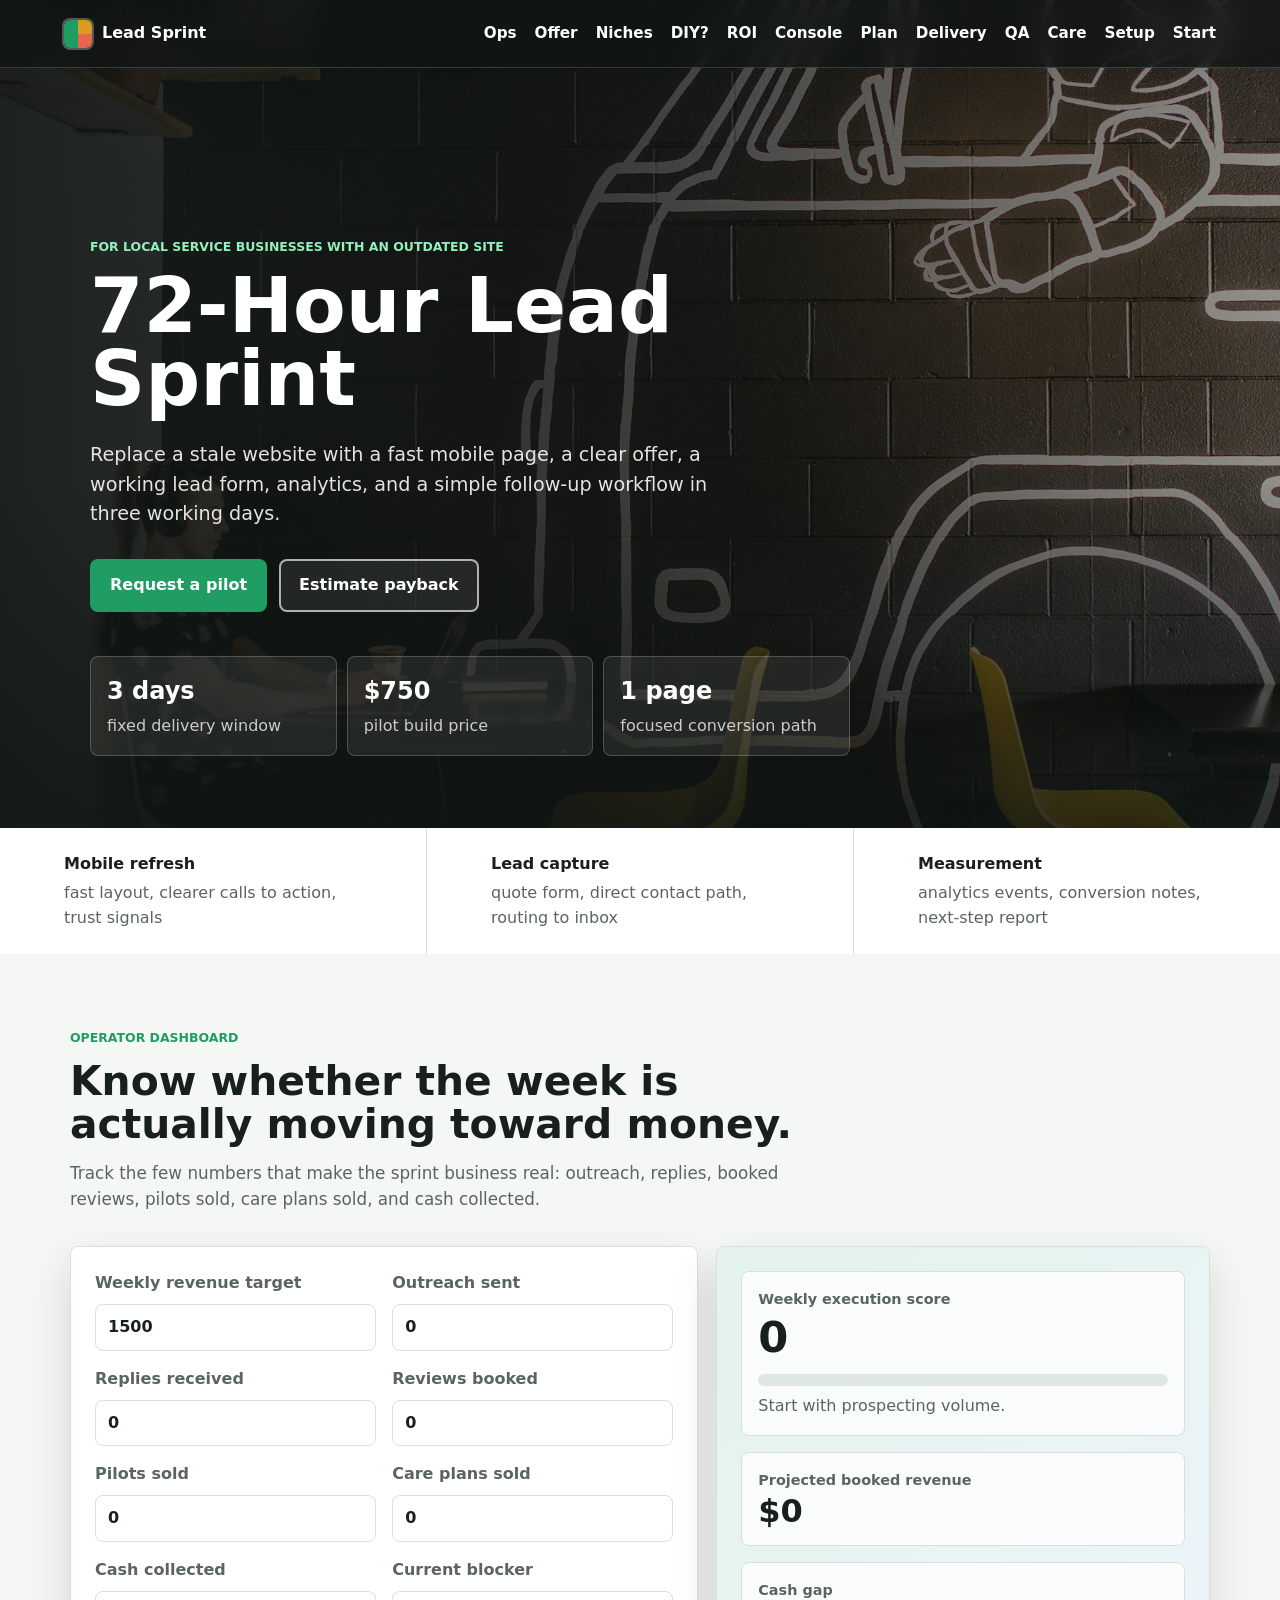
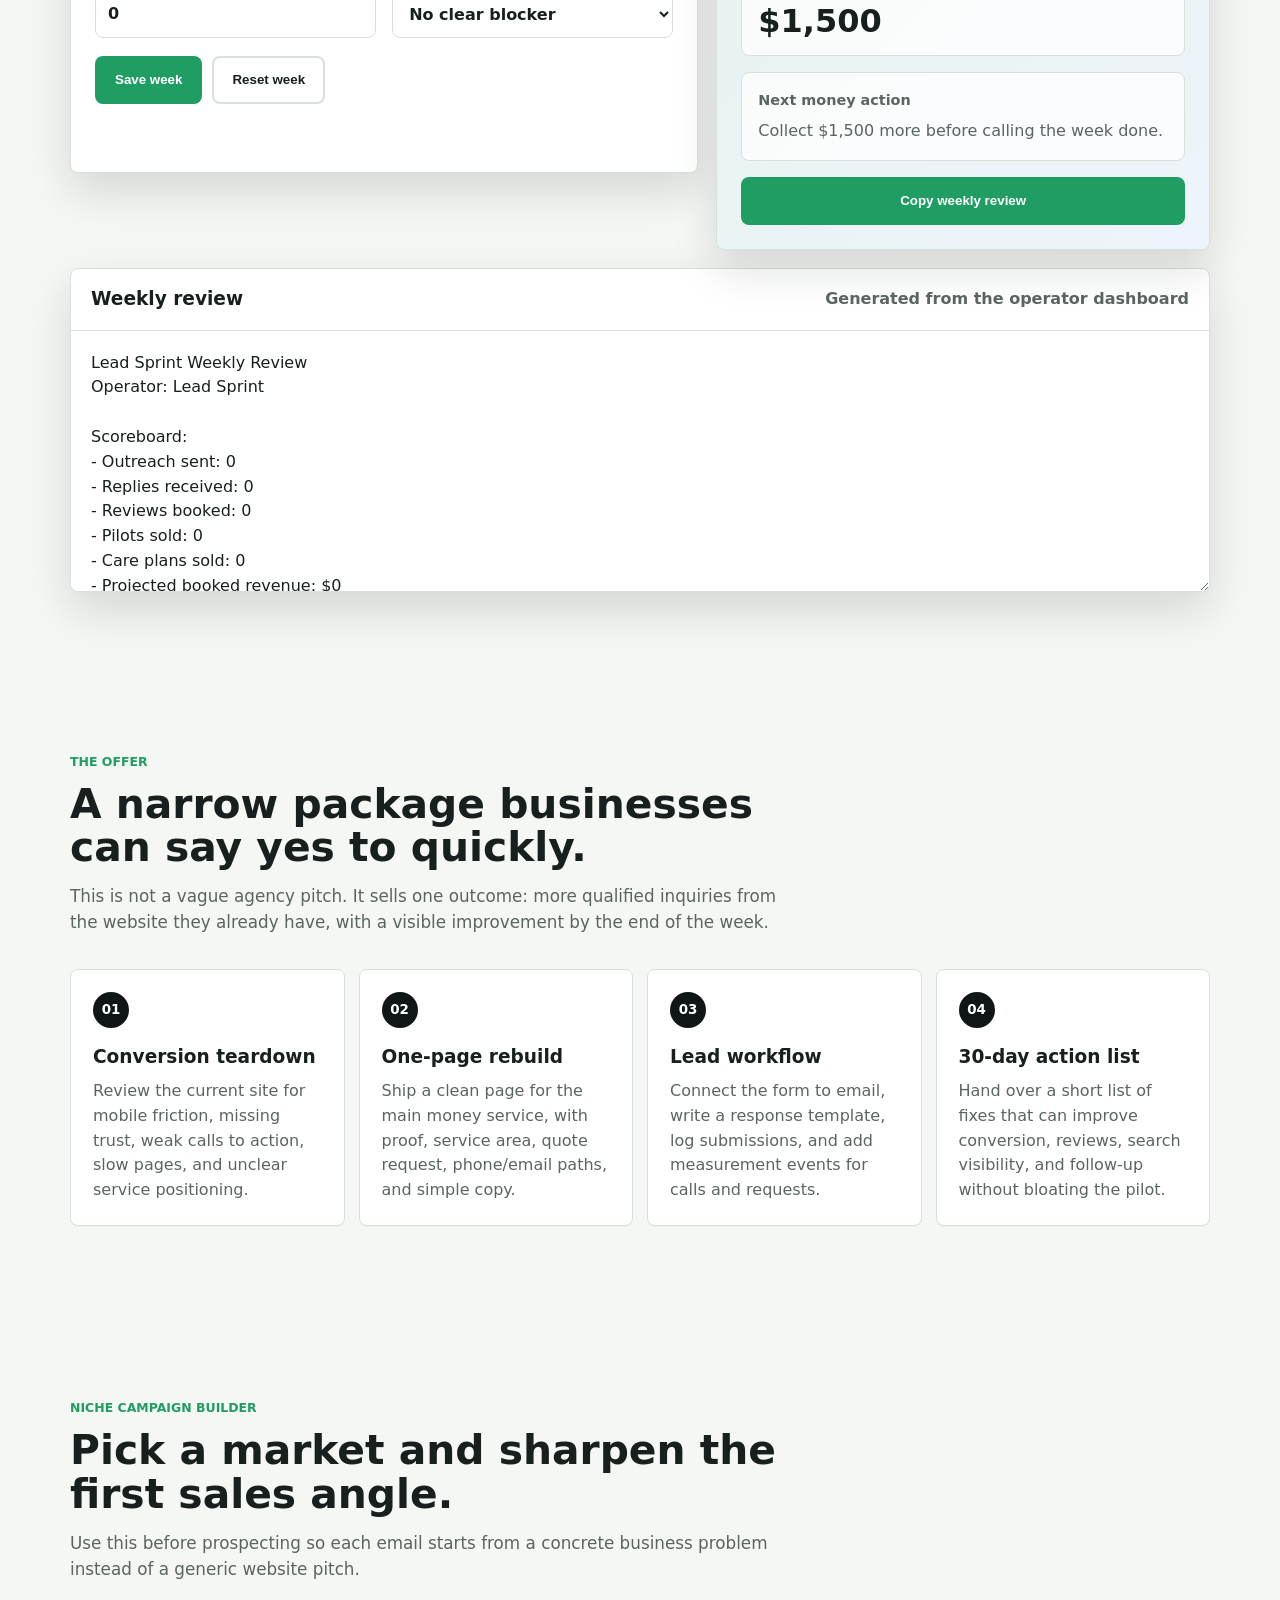
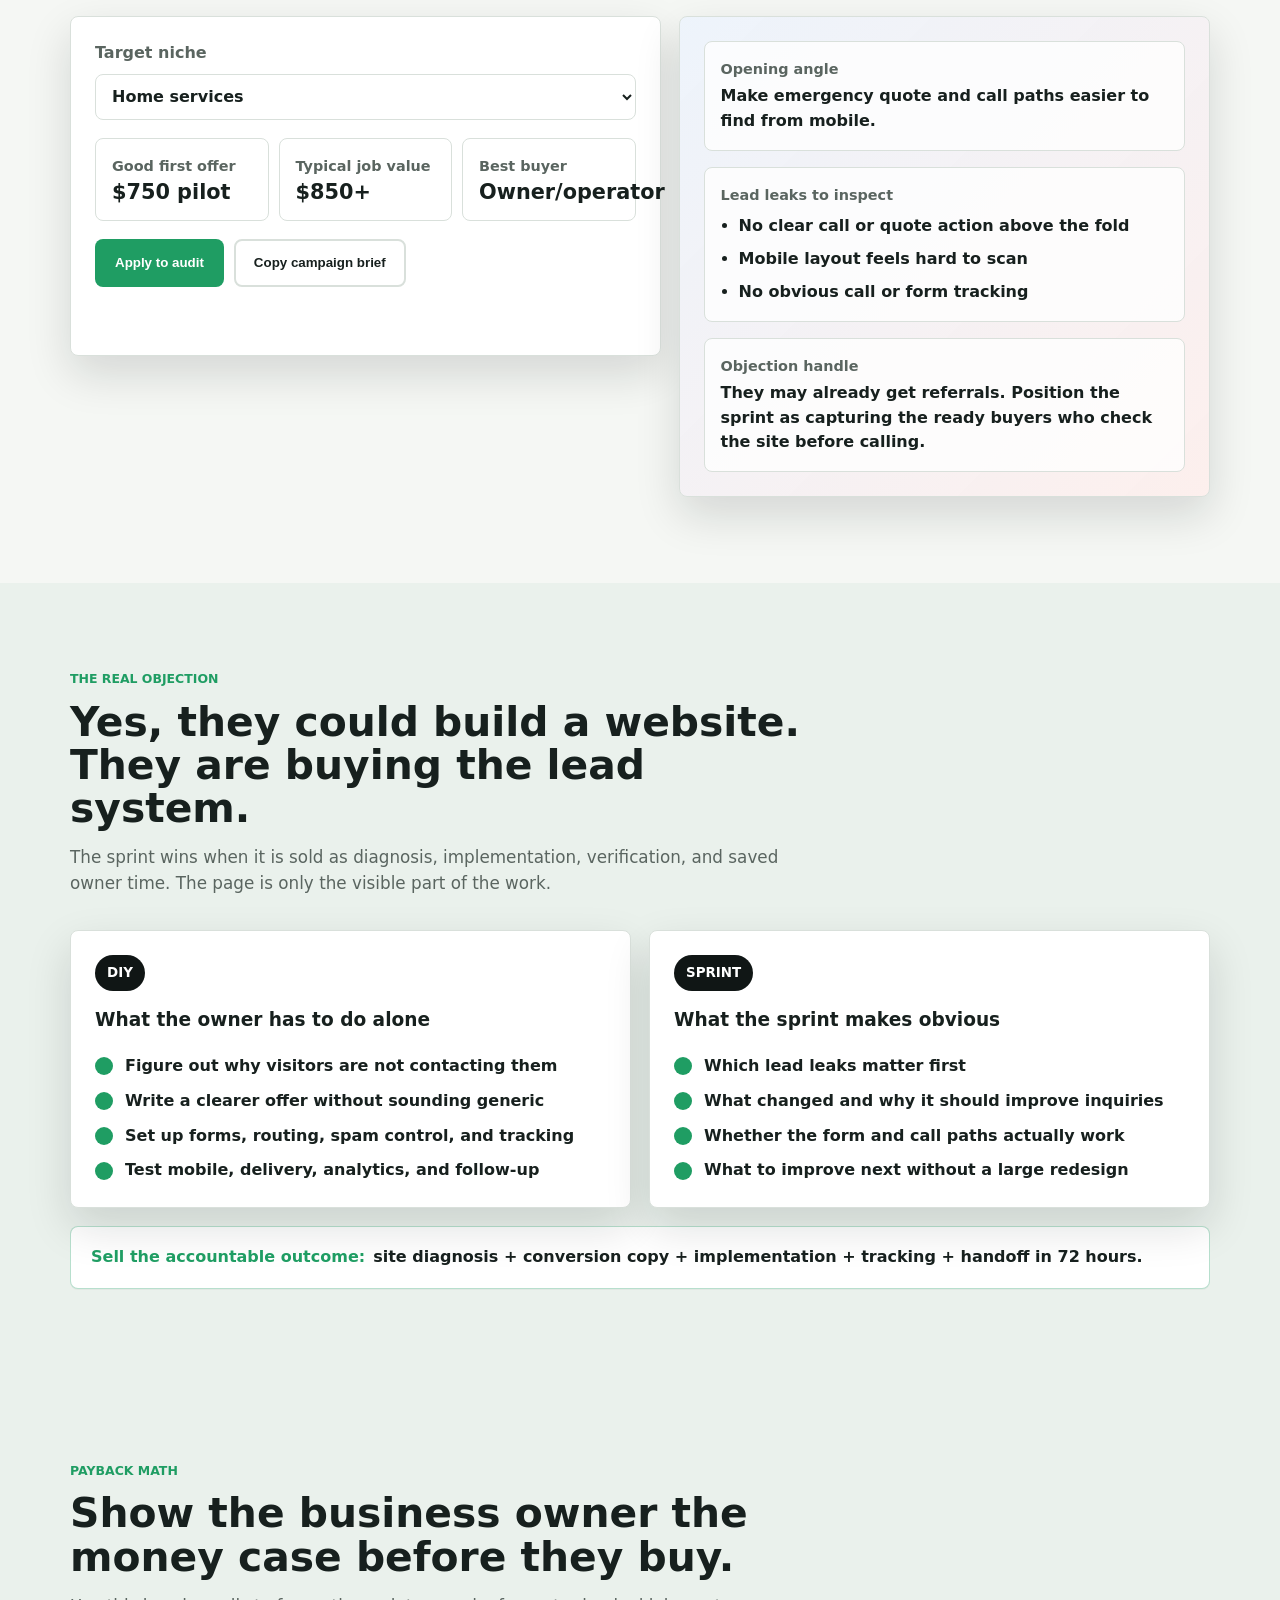
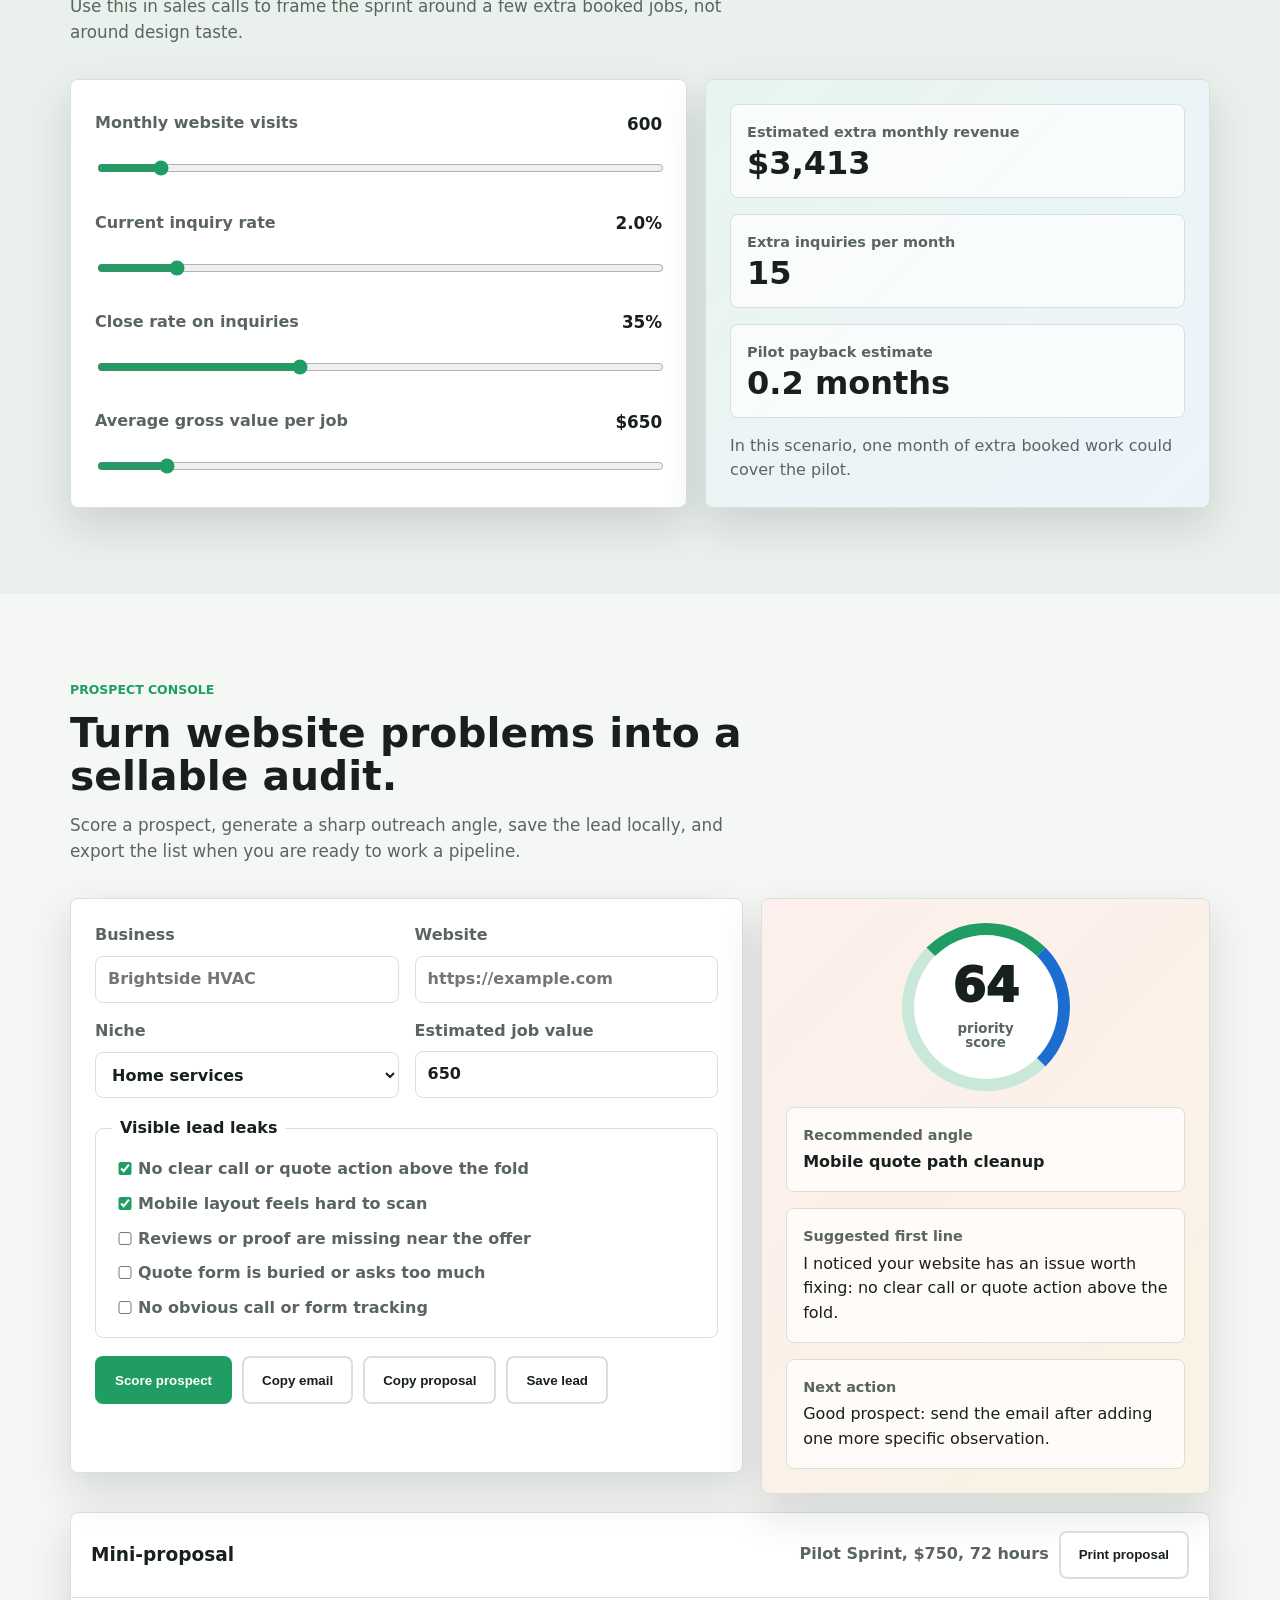
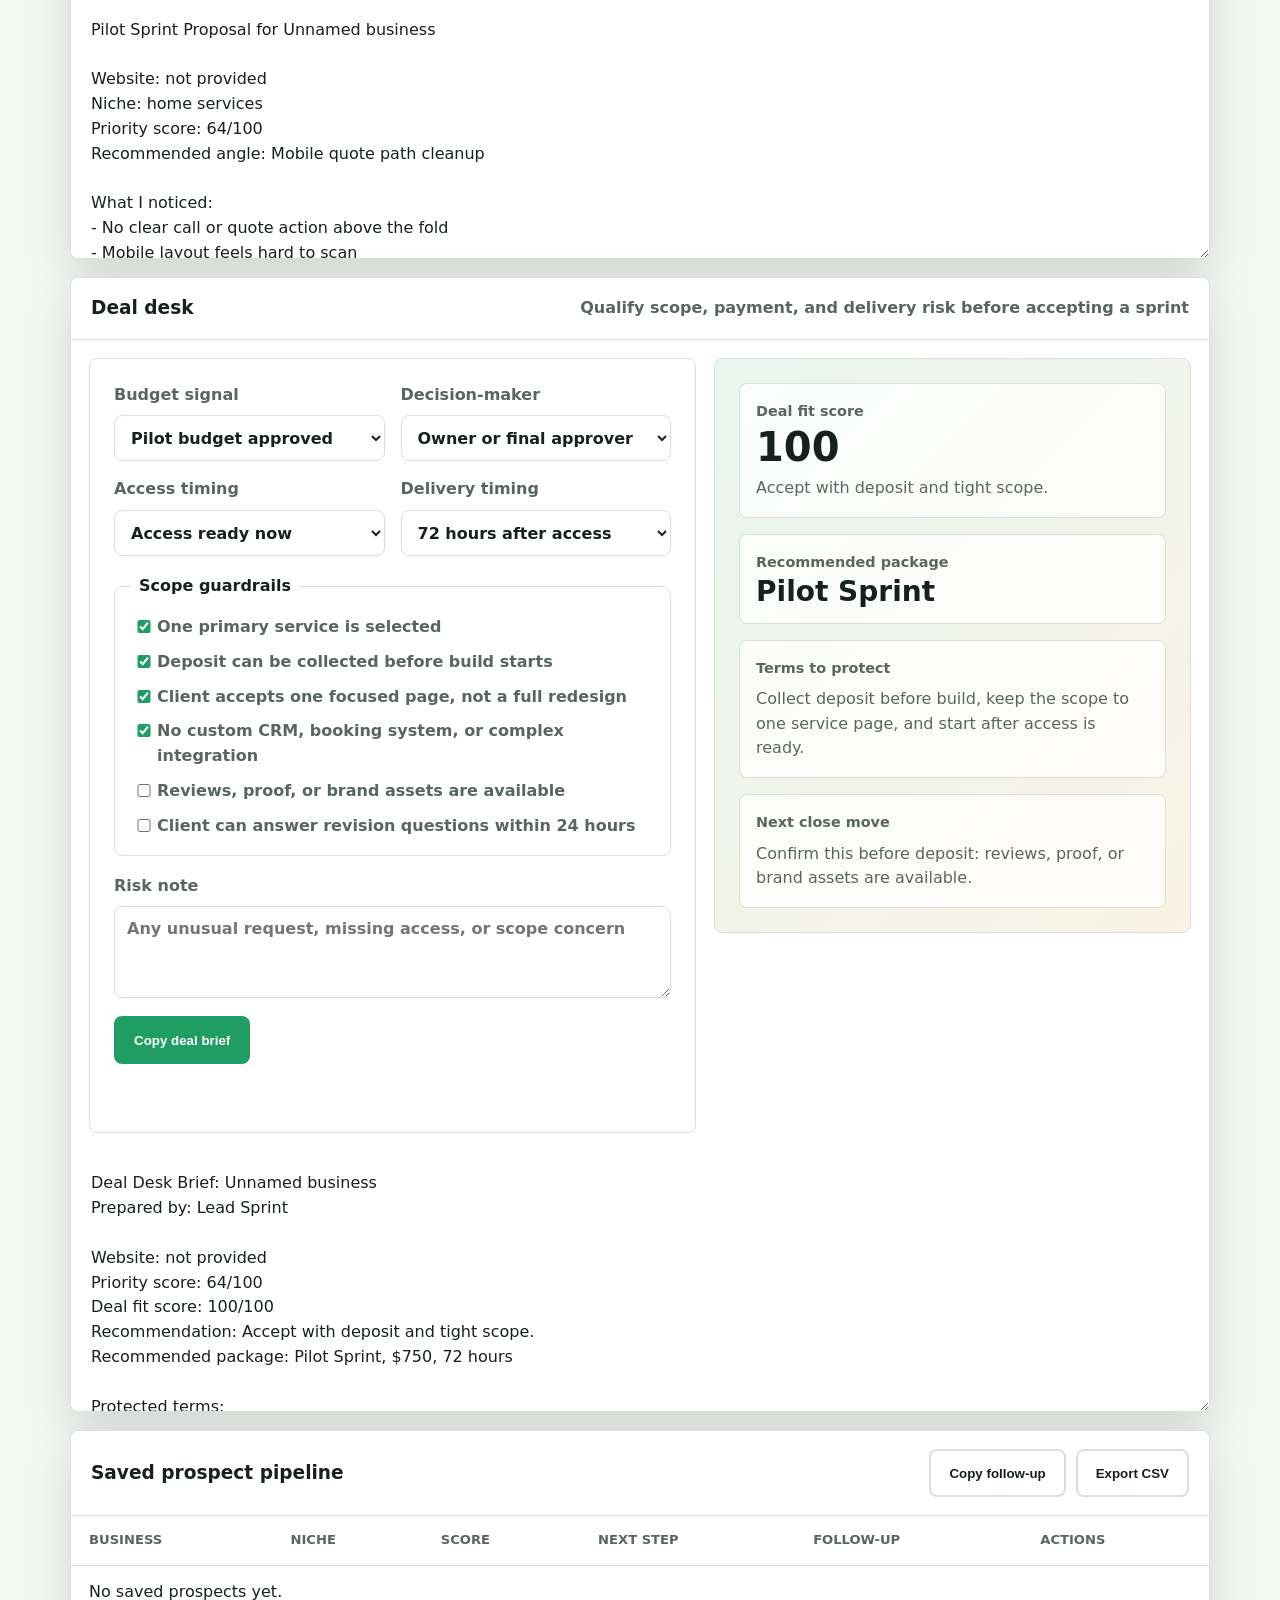
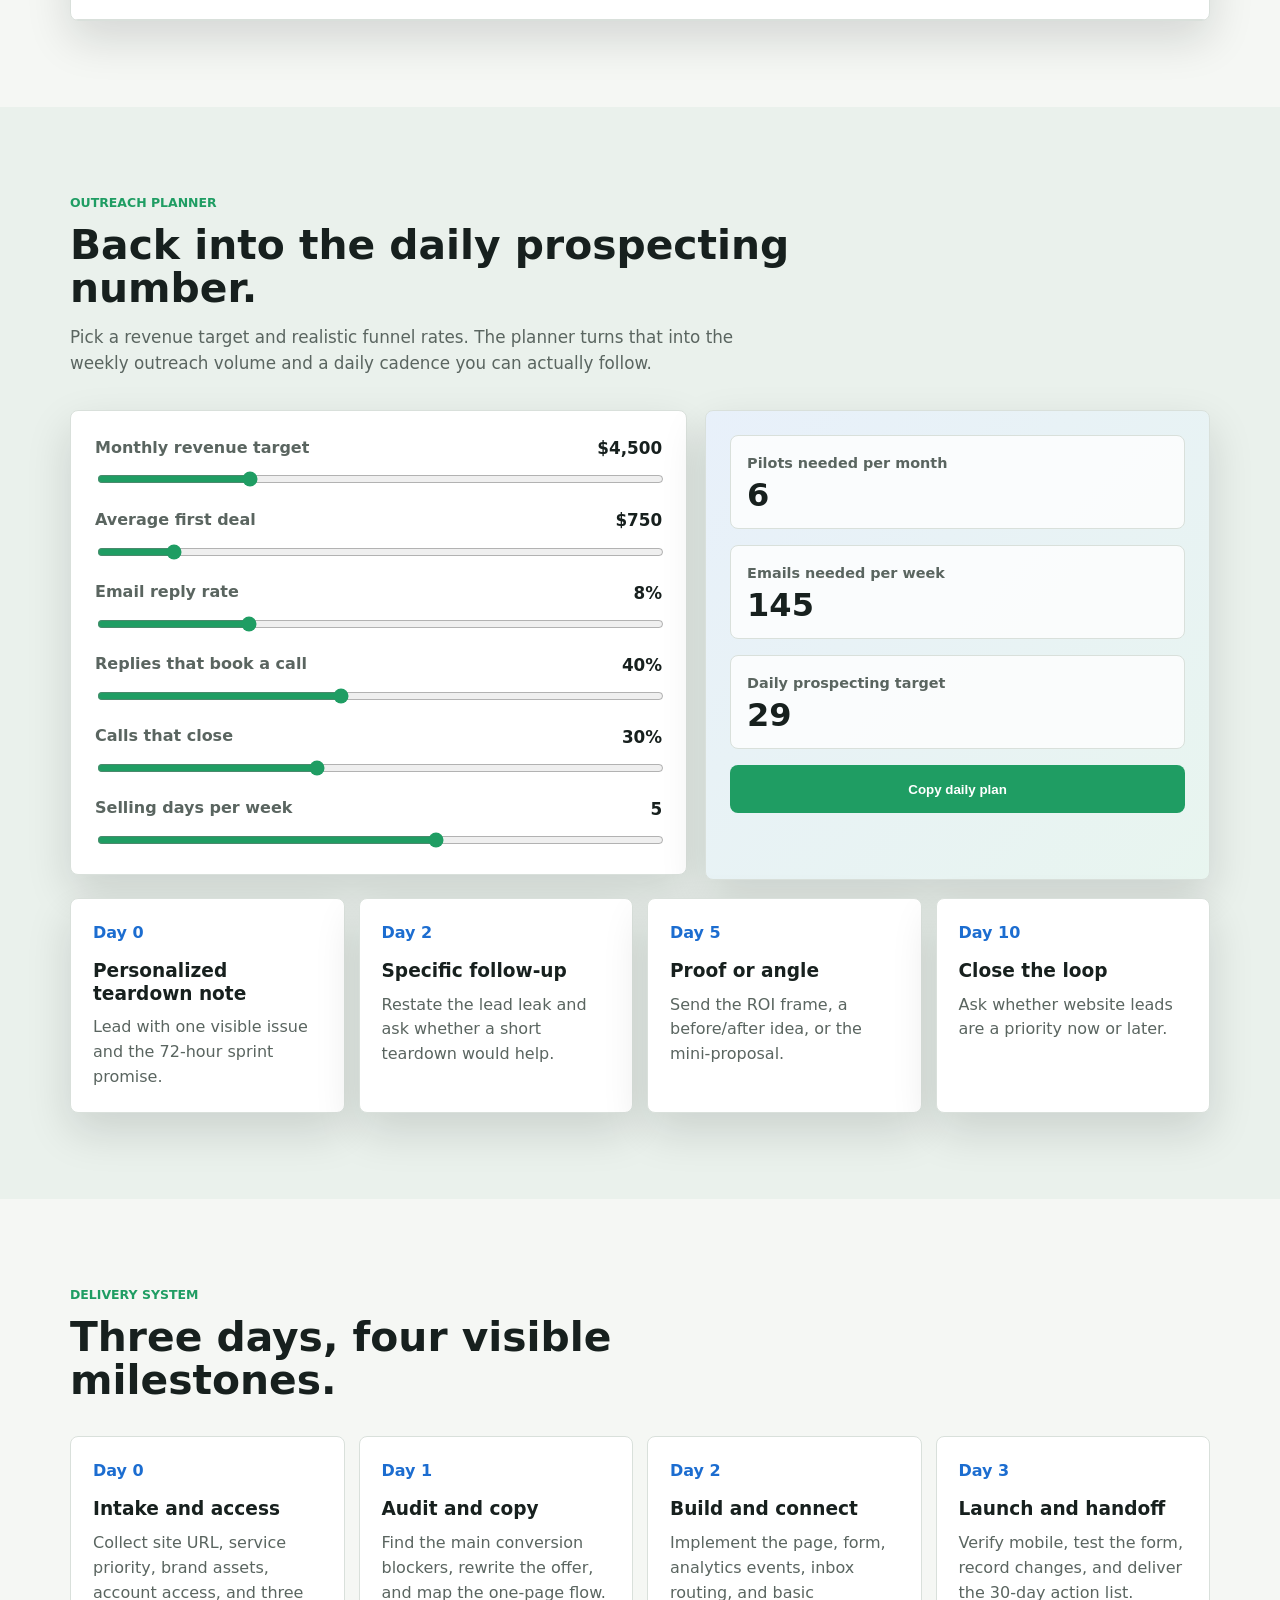
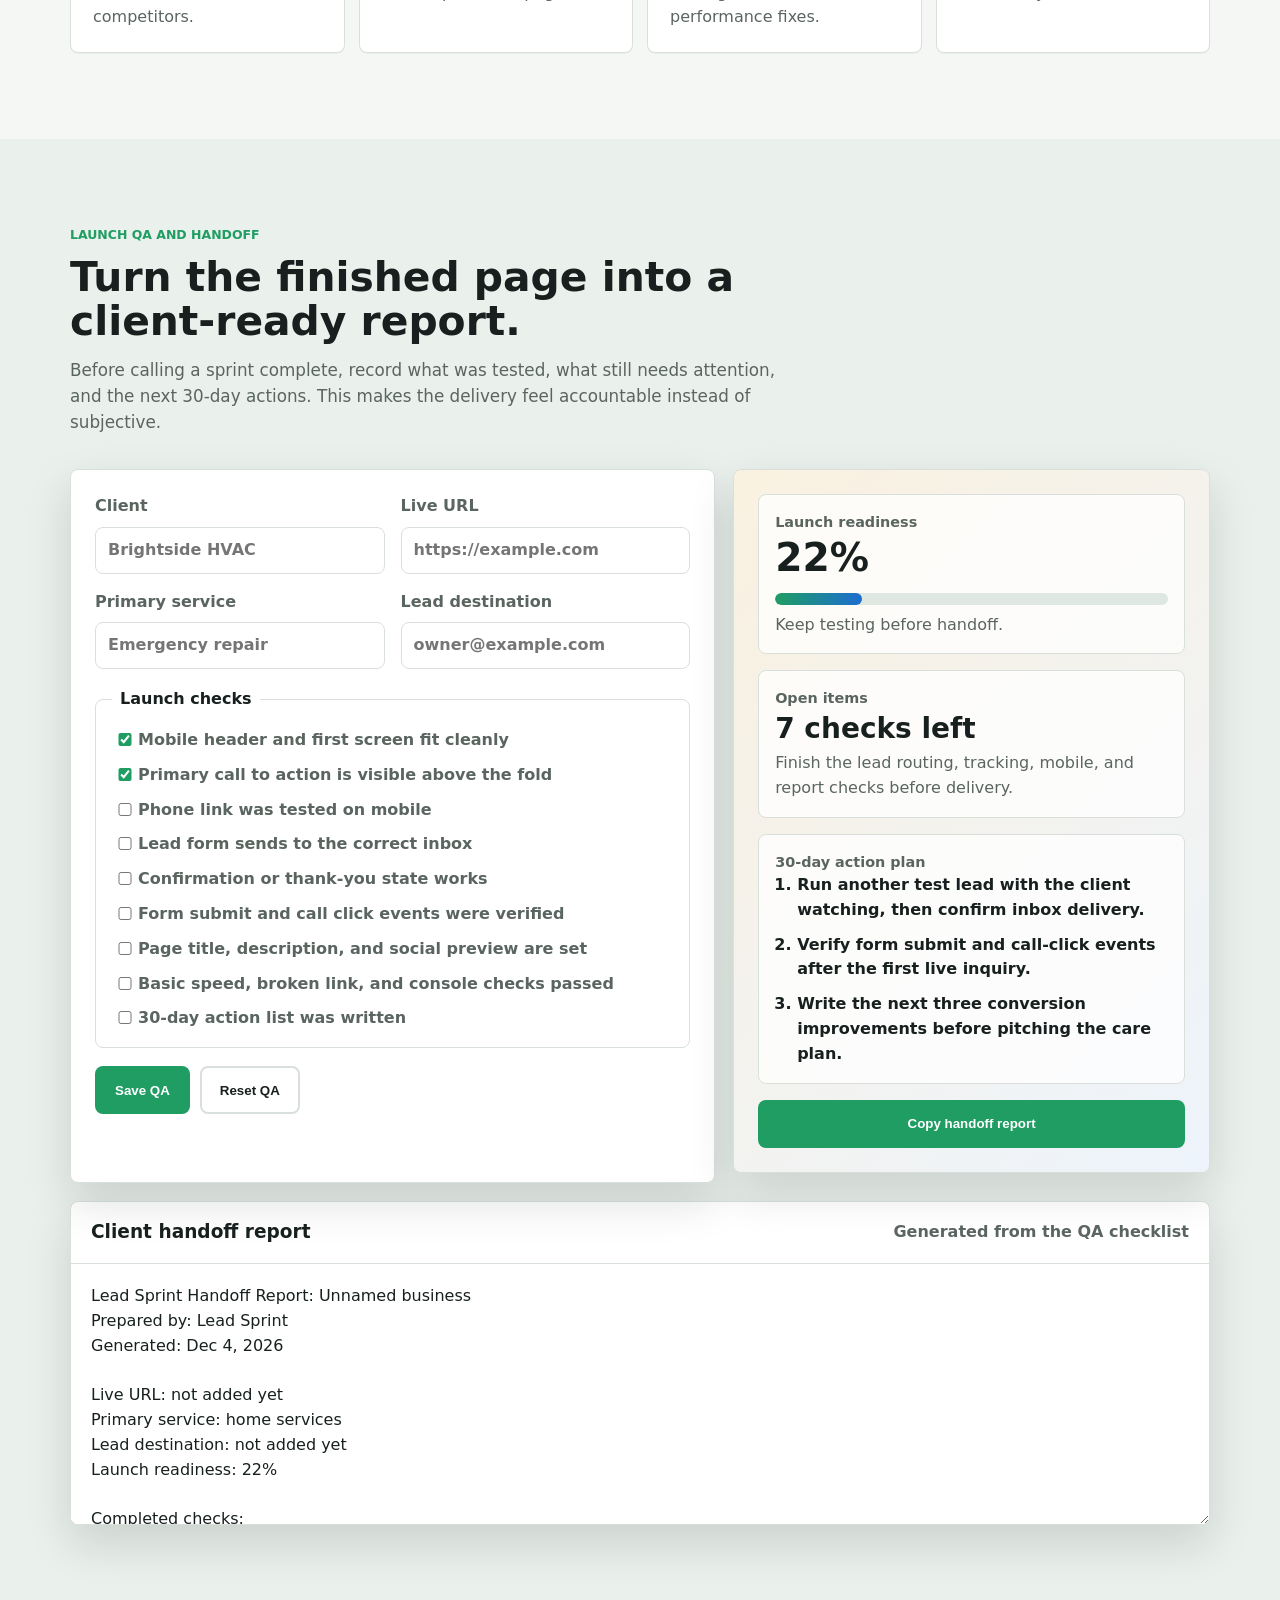
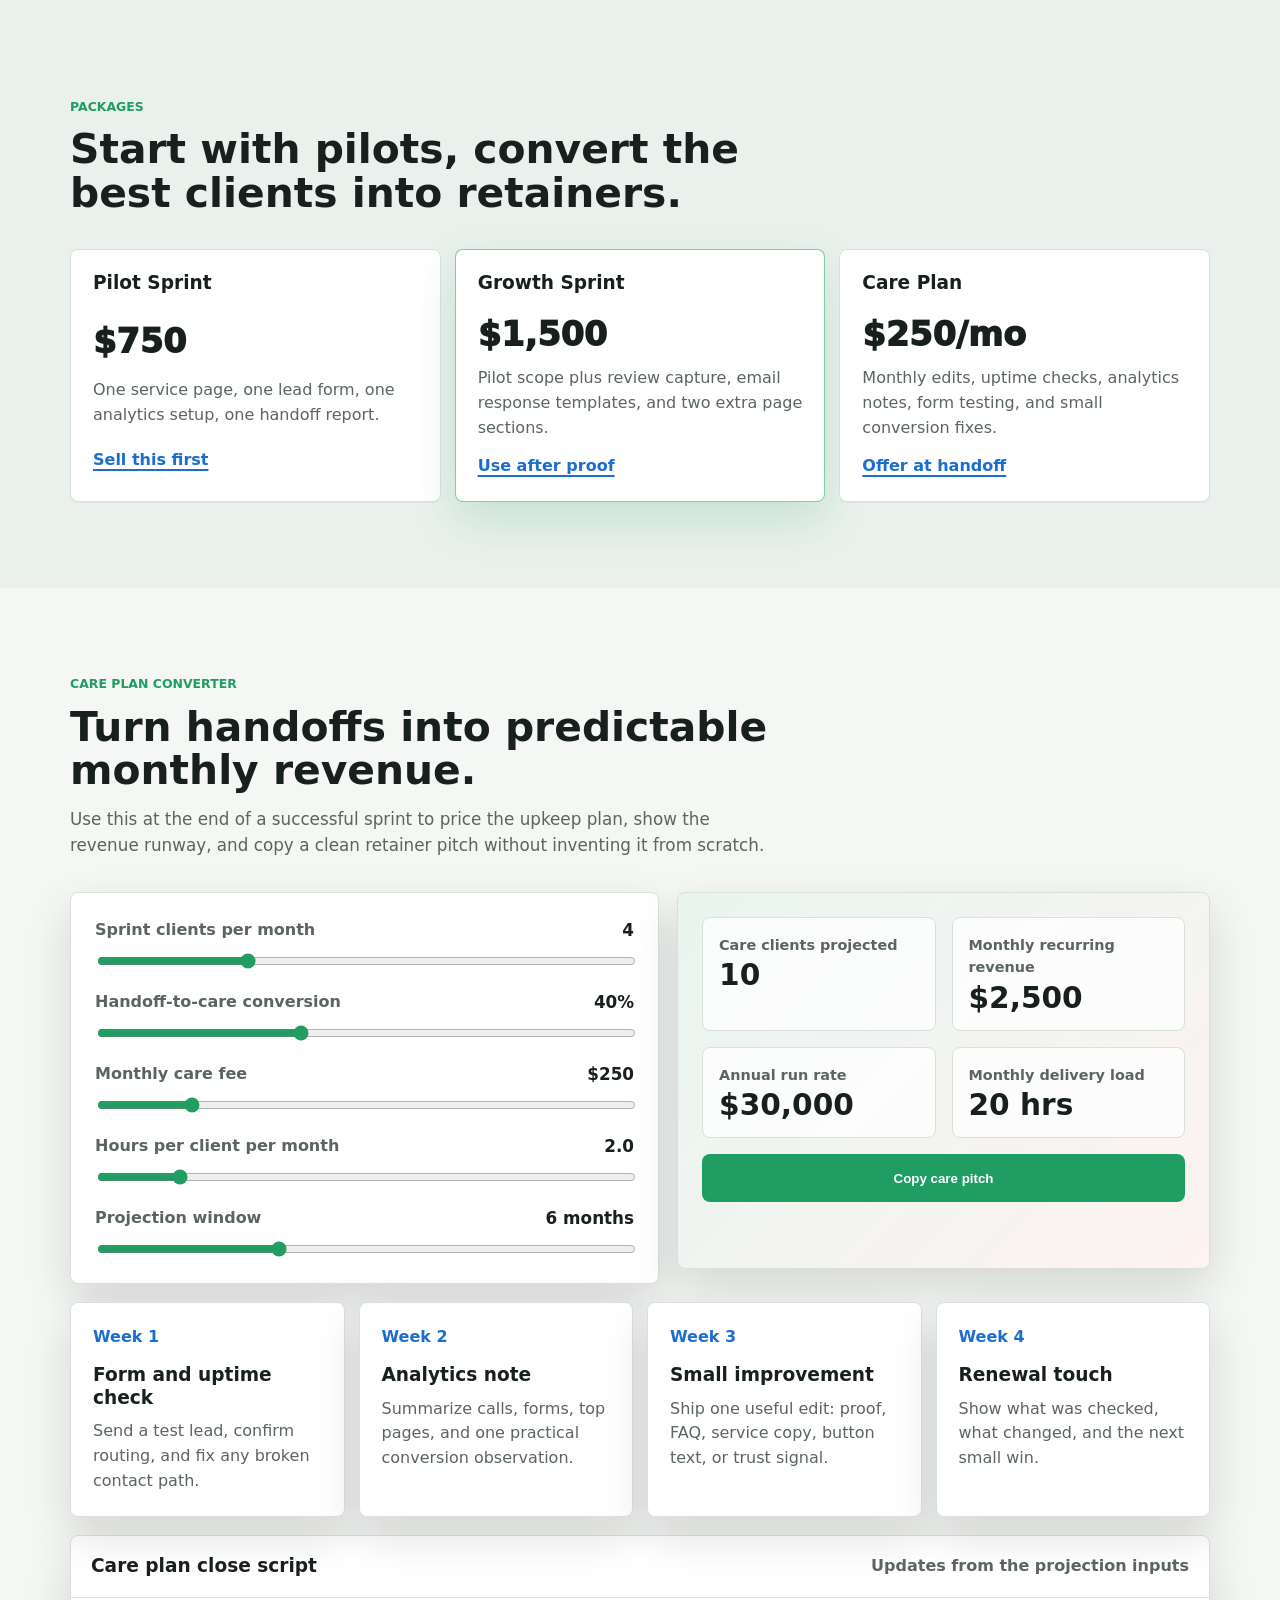
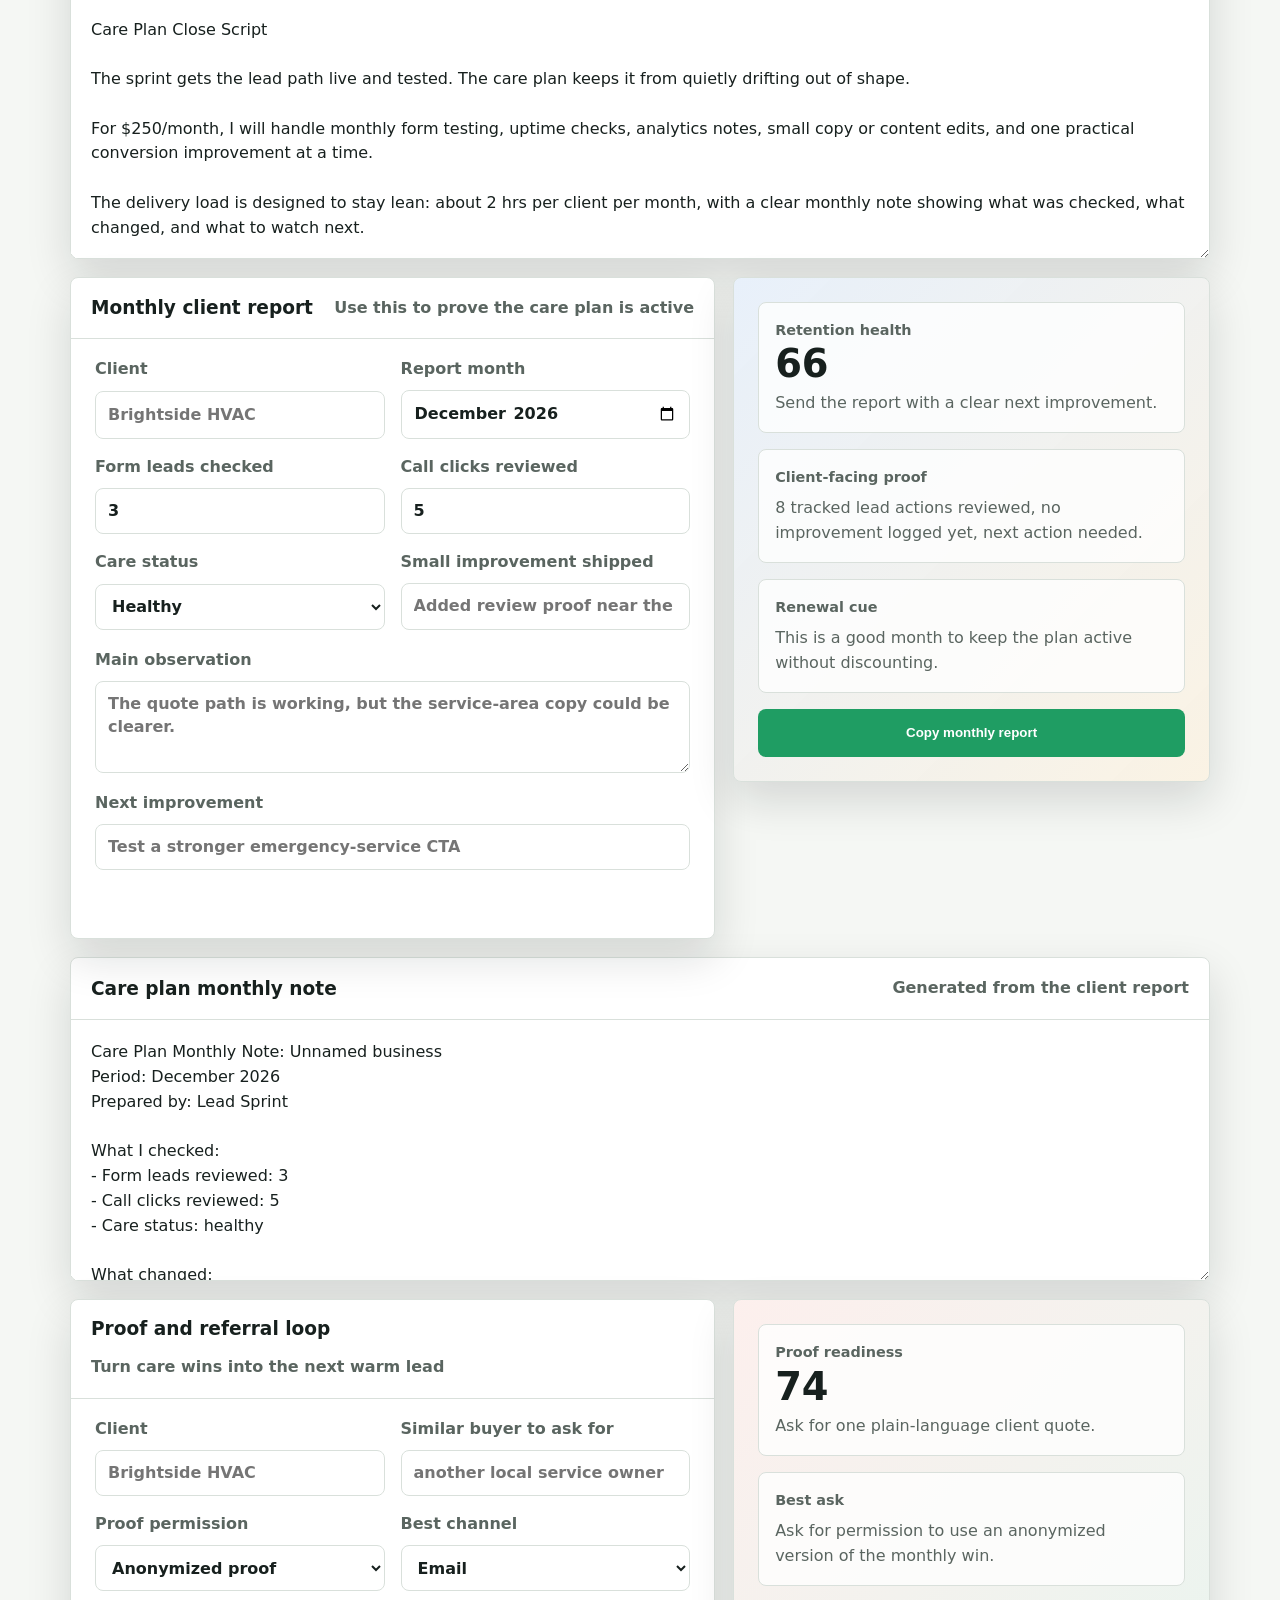
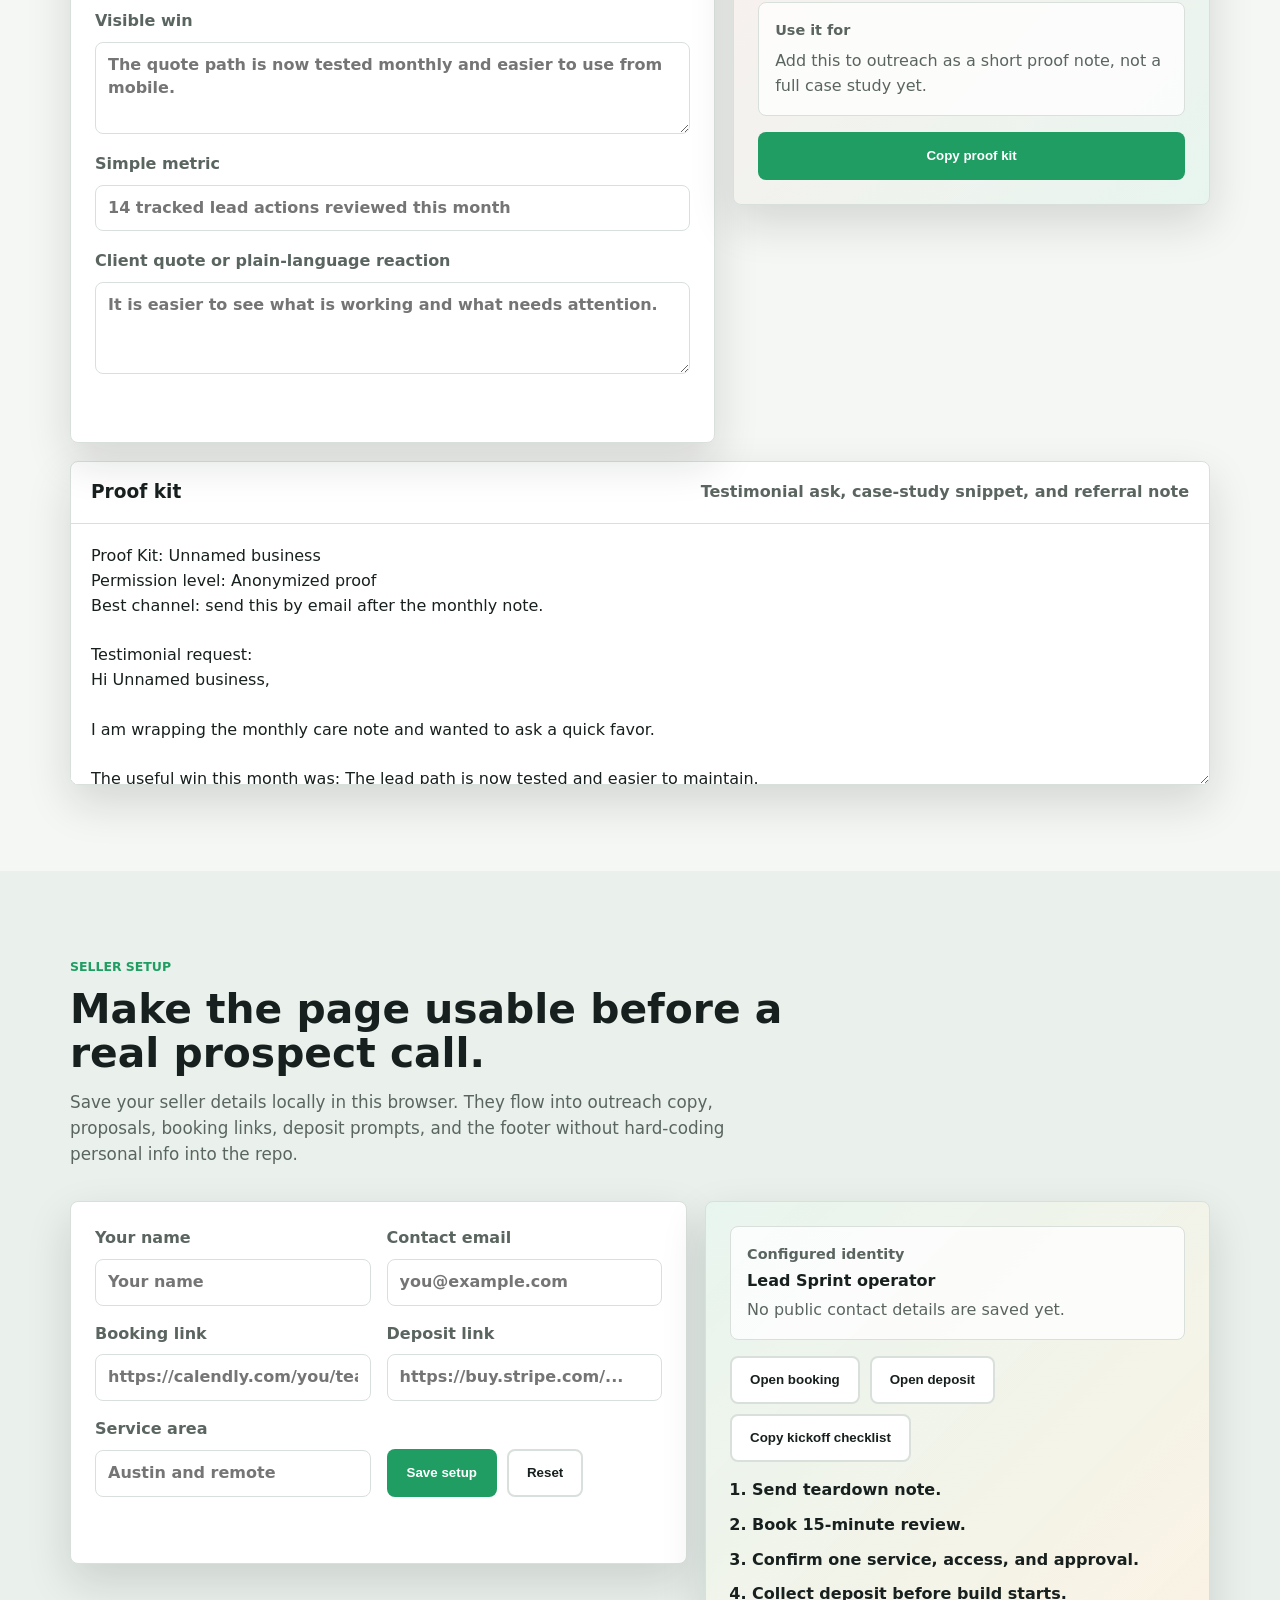
<file: index.html>
<!doctype html>
<html lang="en">
  <head>
    <meta charset="utf-8">
    <meta name="viewport" content="width=device-width, initial-scale=1">
    <meta name="description" content="A focused 72-hour website refresh, lead capture, and analytics package for local service businesses.">
    <meta property="og:title" content="72-Hour Lead Sprint">
    <meta property="og:description" content="A practical website refresh, lead capture, and analytics sprint for local service businesses.">
    <meta property="og:type" content="website">
    <meta property="og:image" content="assets/hero-local-business.jpg">
    <title>72-Hour Lead Sprint</title>
    <link rel="stylesheet" href="styles.css?v=20260527-deal">
  </head>
  <body>
    <header class="site-header">
      <a class="brand" href="#top" aria-label="72-Hour Lead Sprint home">
        <span class="brand-mark" aria-hidden="true"></span>
        <span>Lead Sprint</span>
      </a>
      <nav class="nav-links" aria-label="Primary navigation">
        <a href="#ops">Ops</a>
        <a href="#offer">Offer</a>
        <a href="#niches">Niches</a>
        <a href="#diy">DIY?</a>
        <a href="#calculator">ROI</a>
        <a href="#console">Console</a>
        <a href="#planner">Plan</a>
        <a href="#delivery">Delivery</a>
        <a href="#handoff">QA</a>
        <a href="#care">Care</a>
        <a href="#setup">Setup</a>
        <a href="#start">Start</a>
      </nav>
    </header>

    <main>
      <section class="hero" id="top">
        <div class="hero-shade" aria-hidden="true"></div>
        <div class="hero-inner">
          <p class="eyebrow">For local service businesses with an outdated site</p>
          <h1>72-Hour Lead Sprint</h1>
          <p class="hero-copy">
            Replace a stale website with a fast mobile page, a clear offer, a working lead form,
            analytics, and a simple follow-up workflow in three working days.
          </p>
          <div class="hero-actions">
            <a class="button button-primary" href="#start">Request a pilot</a>
            <a class="button button-secondary" href="#calculator">Estimate payback</a>
          </div>
          <dl class="hero-stats" aria-label="Sprint details">
            <div>
              <dt>3 days</dt>
              <dd>fixed delivery window</dd>
            </div>
            <div>
              <dt>$750</dt>
              <dd>pilot build price</dd>
            </div>
            <div>
              <dt>1 page</dt>
              <dd>focused conversion path</dd>
            </div>
          </dl>
        </div>
      </section>

      <section class="signal-strip" aria-label="Included in the sprint">
        <div class="signal-item">
          <strong>Mobile refresh</strong>
          <span>fast layout, clearer calls to action, trust signals</span>
        </div>
        <div class="signal-item">
          <strong>Lead capture</strong>
          <span>quote form, direct contact path, routing to inbox</span>
        </div>
        <div class="signal-item">
          <strong>Measurement</strong>
          <span>analytics events, conversion notes, next-step report</span>
        </div>
      </section>

      <section class="section section-tight" id="ops">
        <div class="section-heading">
          <p class="eyebrow">Operator dashboard</p>
          <h2>Know whether the week is actually moving toward money.</h2>
          <p>
            Track the few numbers that make the sprint business real: outreach, replies, booked
            reviews, pilots sold, care plans sold, and cash collected.
          </p>
        </div>

        <div class="ops-layout">
          <form class="ops-form" id="opsForm">
            <div class="field-grid">
              <label>
                <span>Weekly revenue target</span>
                <input id="opsTarget" name="opsTarget" type="number" min="250" step="250" value="1500">
              </label>
              <label>
                <span>Outreach sent</span>
                <input id="opsOutreach" name="opsOutreach" type="number" min="0" step="1" value="0">
              </label>
              <label>
                <span>Replies received</span>
                <input id="opsReplies" name="opsReplies" type="number" min="0" step="1" value="0">
              </label>
              <label>
                <span>Reviews booked</span>
                <input id="opsCalls" name="opsCalls" type="number" min="0" step="1" value="0">
              </label>
              <label>
                <span>Pilots sold</span>
                <input id="opsPilots" name="opsPilots" type="number" min="0" step="1" value="0">
              </label>
              <label>
                <span>Care plans sold</span>
                <input id="opsCare" name="opsCare" type="number" min="0" step="1" value="0">
              </label>
              <label>
                <span>Cash collected</span>
                <input id="opsCash" name="opsCash" type="number" min="0" step="50" value="0">
              </label>
              <label>
                <span>Current blocker</span>
                <select id="opsBlocker" name="opsBlocker">
                  <option value="none">No clear blocker</option>
                  <option value="prospecting">Need better prospect list</option>
                  <option value="reply">Replies are weak</option>
                  <option value="close">Calls are not closing</option>
                  <option value="delivery">Delivery is backing up</option>
                </select>
              </label>
            </div>
            <div class="console-actions">
              <button class="button button-primary" id="saveOps" type="button">Save week</button>
              <button class="button button-light" id="resetOps" type="button">Reset week</button>
            </div>
            <p class="form-note" id="opsNote" role="status"></p>
          </form>

          <aside class="ops-output" aria-live="polite">
            <div class="ops-score">
              <span class="result-label">Weekly execution score</span>
              <strong id="opsScore">0</strong>
              <div class="progress-track" aria-hidden="true">
                <span id="opsProgressBar"></span>
              </div>
              <p id="opsStatus">Start with prospecting volume.</p>
            </div>
            <div>
              <span class="result-label">Projected booked revenue</span>
              <strong id="opsBooked">$0</strong>
            </div>
            <div>
              <span class="result-label">Cash gap</span>
              <strong id="opsGap">$1,500</strong>
            </div>
            <div>
              <span class="result-label">Next money action</span>
              <p id="opsNext">Send 50 focused teardown notes before polishing anything else.</p>
            </div>
            <button class="button button-primary" id="copyWeeklyReview" type="button">Copy weekly review</button>
          </aside>
        </div>

        <div class="ops-review-panel">
          <div class="pipeline-head">
            <h3>Weekly review</h3>
            <span>Generated from the operator dashboard</span>
          </div>
          <textarea id="opsReview" class="proposal-text" readonly></textarea>
        </div>
      </section>

      <section class="section section-tight" id="offer">
        <div class="section-heading">
          <p class="eyebrow">The offer</p>
          <h2>A narrow package businesses can say yes to quickly.</h2>
          <p>
            This is not a vague agency pitch. It sells one outcome: more qualified inquiries from the
            website they already have, with a visible improvement by the end of the week.
          </p>
        </div>

        <div class="offer-grid">
          <article class="offer-card">
            <span class="card-number">01</span>
            <h3>Conversion teardown</h3>
            <p>
              Review the current site for mobile friction, missing trust, weak calls to action,
              slow pages, and unclear service positioning.
            </p>
          </article>
          <article class="offer-card">
            <span class="card-number">02</span>
            <h3>One-page rebuild</h3>
            <p>
              Ship a clean page for the main money service, with proof, service area, quote request,
              phone/email paths, and simple copy.
            </p>
          </article>
          <article class="offer-card">
            <span class="card-number">03</span>
            <h3>Lead workflow</h3>
            <p>
              Connect the form to email, write a response template, log submissions, and add
              measurement events for calls and requests.
            </p>
          </article>
          <article class="offer-card">
            <span class="card-number">04</span>
            <h3>30-day action list</h3>
            <p>
              Hand over a short list of fixes that can improve conversion, reviews, search visibility,
              and follow-up without bloating the pilot.
            </p>
          </article>
        </div>
      </section>

      <section class="section" id="niches">
        <div class="section-heading">
          <p class="eyebrow">Niche campaign builder</p>
          <h2>Pick a market and sharpen the first sales angle.</h2>
          <p>
            Use this before prospecting so each email starts from a concrete business problem instead
            of a generic website pitch.
          </p>
        </div>

        <div class="campaign-layout">
          <form class="campaign-form" id="campaignForm">
            <label>
              <span>Target niche</span>
              <select id="campaignNiche" name="campaignNiche">
                <option value="homeServices">Home services</option>
                <option value="wellness">Health and wellness</option>
                <option value="legal">Legal practices</option>
                <option value="auto">Auto services</option>
                <option value="events">Wedding and events</option>
                <option value="professional">Professional services</option>
              </select>
            </label>

            <div class="campaign-metrics" aria-label="Niche campaign metrics">
              <div>
                <span class="result-label">Good first offer</span>
                <strong id="campaignOffer">$750 pilot</strong>
              </div>
              <div>
                <span class="result-label">Typical job value</span>
                <strong id="campaignValue">$850+</strong>
              </div>
              <div>
                <span class="result-label">Best buyer</span>
                <strong id="campaignBuyer">Owner/operator</strong>
              </div>
            </div>

            <div class="console-actions">
              <button class="button button-primary" id="applyCampaign" type="button">Apply to audit</button>
              <button class="button button-light" id="copyCampaign" type="button">Copy campaign brief</button>
            </div>
            <p class="form-note" id="campaignNote" role="status"></p>
          </form>

          <aside class="campaign-output" aria-live="polite">
            <div>
              <span class="result-label">Opening angle</span>
              <p id="campaignAngle">Make emergency quote paths easier to find from mobile.</p>
            </div>
            <div>
              <span class="result-label">Lead leaks to inspect</span>
              <ul id="campaignLeaks" class="compact-list"></ul>
            </div>
            <div>
              <span class="result-label">Objection handle</span>
              <p id="campaignObjection">The sprint focuses on the path from ready visitor to booked job, not a full redesign.</p>
            </div>
          </aside>
        </div>
      </section>

      <section class="section section-band" id="diy">
        <div class="section-heading">
          <p class="eyebrow">The real objection</p>
          <h2>Yes, they could build a website. They are buying the lead system.</h2>
          <p>
            The sprint wins when it is sold as diagnosis, implementation, verification, and saved
            owner time. The page is only the visible part of the work.
          </p>
        </div>

        <div class="diy-grid">
          <article class="diy-card">
            <span class="card-number">DIY</span>
            <h3>What the owner has to do alone</h3>
            <ul class="check-list muted-list">
              <li>Figure out why visitors are not contacting them</li>
              <li>Write a clearer offer without sounding generic</li>
              <li>Set up forms, routing, spam control, and tracking</li>
              <li>Test mobile, delivery, analytics, and follow-up</li>
            </ul>
          </article>
          <article class="diy-card">
            <span class="card-number">SPRINT</span>
            <h3>What the sprint makes obvious</h3>
            <ul class="check-list">
              <li>Which lead leaks matter first</li>
              <li>What changed and why it should improve inquiries</li>
              <li>Whether the form and call paths actually work</li>
              <li>What to improve next without a large redesign</li>
            </ul>
          </article>
        </div>

        <div class="value-equation">
          <strong>Sell the accountable outcome:</strong>
          <span>site diagnosis + conversion copy + implementation + tracking + handoff in 72 hours.</span>
        </div>
      </section>

      <section class="section section-band" id="calculator">
        <div class="section-heading">
          <p class="eyebrow">Payback math</p>
          <h2>Show the business owner the money case before they buy.</h2>
          <p>
            Use this in sales calls to frame the sprint around a few extra booked jobs, not around
            design taste.
          </p>
        </div>

        <div class="calculator-shell">
          <form class="calculator" aria-label="Lead sprint ROI calculator">
            <label class="range-row" for="visits">
              <span>Monthly website visits</span>
              <strong data-value-for="visits">600</strong>
              <input id="visits" name="visits" type="range" min="100" max="5000" step="100" value="600">
            </label>

            <label class="range-row" for="conversion">
              <span>Current inquiry rate</span>
              <strong data-value-for="conversion">2.0%</strong>
              <input id="conversion" name="conversion" type="range" min="0.5" max="12" step="0.5" value="2">
            </label>

            <label class="range-row" for="closeRate">
              <span>Close rate on inquiries</span>
              <strong data-value-for="closeRate">35%</strong>
              <input id="closeRate" name="closeRate" type="range" min="5" max="90" step="5" value="35">
            </label>

            <label class="range-row" for="jobValue">
              <span>Average gross value per job</span>
              <strong data-value-for="jobValue">$650</strong>
              <input id="jobValue" name="jobValue" type="range" min="100" max="5000" step="50" value="650">
            </label>
          </form>

          <aside class="roi-panel" aria-live="polite">
            <div>
              <span class="result-label">Estimated extra monthly revenue</span>
              <strong id="extraRevenue">$3,413</strong>
            </div>
            <div>
              <span class="result-label">Extra inquiries per month</span>
              <strong id="extraLeads">15</strong>
            </div>
            <div>
              <span class="result-label">Pilot payback estimate</span>
              <strong id="payback">0.2 months</strong>
            </div>
            <p id="roiNarrative">
              A small conversion lift can pay for the pilot quickly when one booked job is worth a few
              hundred dollars or more.
            </p>
          </aside>
        </div>
      </section>

      <section class="section" id="console">
        <div class="section-heading">
          <p class="eyebrow">Prospect console</p>
          <h2>Turn website problems into a sellable audit.</h2>
          <p>
            Score a prospect, generate a sharp outreach angle, save the lead locally, and export the
            list when you are ready to work a pipeline.
          </p>
        </div>

        <div class="console-layout">
          <form class="audit-form" id="auditForm">
            <div class="field-grid">
              <label>
                <span>Business</span>
                <input id="auditBusiness" name="auditBusiness" type="text" placeholder="Brightside HVAC" required>
              </label>
              <label>
                <span>Website</span>
                <input id="auditWebsite" name="auditWebsite" type="url" placeholder="https://example.com">
              </label>
              <label>
                <span>Niche</span>
                <select id="auditNiche" name="auditNiche">
                  <option value="home services">Home services</option>
                  <option value="health and wellness">Health and wellness</option>
                  <option value="legal">Legal</option>
                  <option value="auto services">Auto services</option>
                  <option value="events">Events</option>
                  <option value="professional services">Professional services</option>
                </select>
              </label>
              <label>
                <span>Estimated job value</span>
                <input id="auditValue" name="auditValue" type="number" min="100" step="50" value="650">
              </label>
            </div>

            <fieldset class="audit-checks">
              <legend>Visible lead leaks</legend>
              <label>
                <input type="checkbox" name="leadLeak" value="No clear call or quote action above the fold" data-weight="18" checked>
                <span>No clear call or quote action above the fold</span>
              </label>
              <label>
                <input type="checkbox" name="leadLeak" value="Mobile layout feels hard to scan" data-weight="16" checked>
                <span>Mobile layout feels hard to scan</span>
              </label>
              <label>
                <input type="checkbox" name="leadLeak" value="Reviews or proof are missing near the offer" data-weight="14">
                <span>Reviews or proof are missing near the offer</span>
              </label>
              <label>
                <input type="checkbox" name="leadLeak" value="Quote form is buried or asks too much" data-weight="18">
                <span>Quote form is buried or asks too much</span>
              </label>
              <label>
                <input type="checkbox" name="leadLeak" value="No obvious call or form tracking" data-weight="20">
                <span>No obvious call or form tracking</span>
              </label>
            </fieldset>

            <div class="console-actions">
              <button class="button button-primary" type="submit">Score prospect</button>
              <button class="button button-light" id="copyAuditEmail" type="button">Copy email</button>
              <button class="button button-light" id="copyProposal" type="button">Copy proposal</button>
              <button class="button button-light" id="saveProspect" type="button">Save lead</button>
            </div>
            <p class="form-note" id="auditNote" role="status"></p>
          </form>

          <aside class="audit-output" aria-live="polite">
            <div class="score-ring">
              <span id="auditScore">66</span>
              <small>priority score</small>
            </div>
            <div>
              <span class="result-label">Recommended angle</span>
              <strong id="auditAngle">Mobile quote path cleanup</strong>
            </div>
            <div>
              <span class="result-label">Suggested first line</span>
              <p id="auditLine">
                I noticed your mobile page makes visitors work harder than they should to request a quote.
              </p>
            </div>
            <div>
              <span class="result-label">Next action</span>
              <p id="auditNext">Send a short teardown email and offer a 15-minute review this week.</p>
            </div>
          </aside>
        </div>

        <div class="proposal-panel">
          <div class="pipeline-head">
            <h3>Mini-proposal</h3>
            <div class="proposal-toolbar">
              <span id="proposalMeta">Pilot Sprint, $750, 72 hours</span>
              <button class="button button-light" id="printProposal" type="button">Print proposal</button>
            </div>
          </div>
          <textarea id="proposalText" class="proposal-text" readonly></textarea>
        </div>

        <div class="deal-desk-panel">
          <div class="pipeline-head">
            <h3>Deal desk</h3>
            <span>Qualify scope, payment, and delivery risk before accepting a sprint</span>
          </div>
          <div class="deal-layout">
            <form class="deal-form" id="dealForm">
              <div class="field-grid">
                <label>
                  <span>Budget signal</span>
                  <select id="dealBudget" name="dealBudget">
                    <option value="approved">Pilot budget approved</option>
                    <option value="growth">Growth Sprint budget possible</option>
                    <option value="unknown">Budget not discussed</option>
                  </select>
                </label>
                <label>
                  <span>Decision-maker</span>
                  <select id="dealAuthority" name="dealAuthority">
                    <option value="owner">Owner or final approver</option>
                    <option value="influencer">Influencer, not final approver</option>
                    <option value="unknown">Unknown authority</option>
                  </select>
                </label>
                <label>
                  <span>Access timing</span>
                  <select id="dealAccess" name="dealAccess">
                    <option value="ready">Access ready now</option>
                    <option value="week">Access this week</option>
                    <option value="later">Access unclear</option>
                  </select>
                </label>
                <label>
                  <span>Delivery timing</span>
                  <select id="dealTimeline" name="dealTimeline">
                    <option value="normal">72 hours after access</option>
                    <option value="rush">Rush request</option>
                    <option value="unclear">Timeline unclear</option>
                  </select>
                </label>
              </div>

              <fieldset class="deal-checks">
                <legend>Scope guardrails</legend>
                <label>
                  <input type="checkbox" name="dealCheck" value="One primary service is selected" data-weight="12" checked>
                  <span>One primary service is selected</span>
                </label>
                <label>
                  <input type="checkbox" name="dealCheck" value="Deposit can be collected before build starts" data-weight="16" checked>
                  <span>Deposit can be collected before build starts</span>
                </label>
                <label>
                  <input type="checkbox" name="dealCheck" value="Client accepts one focused page, not a full redesign" data-weight="14" checked>
                  <span>Client accepts one focused page, not a full redesign</span>
                </label>
                <label>
                  <input type="checkbox" name="dealCheck" value="No custom CRM, booking system, or complex integration" data-weight="12" checked>
                  <span>No custom CRM, booking system, or complex integration</span>
                </label>
                <label>
                  <input type="checkbox" name="dealCheck" value="Reviews, proof, or brand assets are available" data-weight="10">
                  <span>Reviews, proof, or brand assets are available</span>
                </label>
                <label>
                  <input type="checkbox" name="dealCheck" value="Client can answer revision questions within 24 hours" data-weight="10">
                  <span>Client can answer revision questions within 24 hours</span>
                </label>
              </fieldset>

              <label>
                <span>Risk note</span>
                <textarea id="dealRisk" name="dealRisk" rows="3" placeholder="Any unusual request, missing access, or scope concern"></textarea>
              </label>
              <div class="console-actions">
                <button class="button button-primary" id="copyDealBrief" type="button">Copy deal brief</button>
              </div>
              <p class="form-note" id="dealNote" role="status"></p>
            </form>

            <aside class="deal-output" aria-live="polite">
              <div class="deal-score">
                <span class="result-label">Deal fit score</span>
                <strong id="dealScore">86</strong>
                <p id="dealRecommendation">Accept with deposit and tight scope.</p>
              </div>
              <div>
                <span class="result-label">Recommended package</span>
                <strong id="dealPackage">Pilot Sprint</strong>
              </div>
              <div>
                <span class="result-label">Terms to protect</span>
                <p id="dealTerms">Collect deposit before build, keep the scope to one service page, and start after access is ready.</p>
              </div>
              <div>
                <span class="result-label">Next close move</span>
                <p id="dealNext">Send the scope guard and deposit link before doing custom work.</p>
              </div>
            </aside>
          </div>
          <textarea id="dealBrief" class="proposal-text" readonly></textarea>
        </div>

        <div class="pipeline-panel">
          <div class="pipeline-head">
            <h3>Saved prospect pipeline</h3>
            <div class="pipeline-actions">
              <button class="button button-light" id="copyFollowUp" type="button">Copy follow-up</button>
              <button class="button button-light" id="exportProspects" type="button">Export CSV</button>
            </div>
          </div>
          <div class="table-wrap">
            <table class="pipeline-table">
              <thead>
                <tr>
                  <th>Business</th>
                  <th>Niche</th>
                  <th>Score</th>
                  <th>Next step</th>
                  <th>Follow-up</th>
                  <th>Actions</th>
                </tr>
              </thead>
              <tbody id="prospectRows">
                <tr>
                  <td colspan="6">No saved prospects yet.</td>
                </tr>
              </tbody>
            </table>
          </div>
        </div>
      </section>

      <section class="section section-band" id="planner">
        <div class="section-heading">
          <p class="eyebrow">Outreach planner</p>
          <h2>Back into the daily prospecting number.</h2>
          <p>
            Pick a revenue target and realistic funnel rates. The planner turns that into the weekly
            outreach volume and a daily cadence you can actually follow.
          </p>
        </div>

        <div class="planner-layout">
          <form class="planner-form" id="plannerForm">
            <label class="range-row" for="revenueTarget">
              <span>Monthly revenue target</span>
              <strong data-planner-value-for="revenueTarget">$4,500</strong>
              <input id="revenueTarget" name="revenueTarget" type="range" min="750" max="15000" step="250" value="4500">
            </label>
            <label class="range-row" for="averageDeal">
              <span>Average first deal</span>
              <strong data-planner-value-for="averageDeal">$750</strong>
              <input id="averageDeal" name="averageDeal" type="range" min="500" max="2500" step="50" value="750">
            </label>
            <label class="range-row" for="replyRate">
              <span>Email reply rate</span>
              <strong data-planner-value-for="replyRate">8%</strong>
              <input id="replyRate" name="replyRate" type="range" min="2" max="25" step="1" value="8">
            </label>
            <label class="range-row" for="callRate">
              <span>Replies that book a call</span>
              <strong data-planner-value-for="callRate">40%</strong>
              <input id="callRate" name="callRate" type="range" min="10" max="80" step="5" value="40">
            </label>
            <label class="range-row" for="closeRatePlanner">
              <span>Calls that close</span>
              <strong data-planner-value-for="closeRatePlanner">30%</strong>
              <input id="closeRatePlanner" name="closeRatePlanner" type="range" min="5" max="70" step="5" value="30">
            </label>
            <label class="range-row" for="workdays">
              <span>Selling days per week</span>
              <strong data-planner-value-for="workdays">5</strong>
              <input id="workdays" name="workdays" type="range" min="2" max="7" step="1" value="5">
            </label>
          </form>

          <aside class="planner-output" aria-live="polite">
            <div>
              <span class="result-label">Pilots needed per month</span>
              <strong id="pilotsNeeded">6</strong>
            </div>
            <div>
              <span class="result-label">Emails needed per week</span>
              <strong id="weeklyEmails">145</strong>
            </div>
            <div>
              <span class="result-label">Daily prospecting target</span>
              <strong id="dailyProspects">29</strong>
            </div>
            <button class="button button-primary" id="copyDailyPlan" type="button">Copy daily plan</button>
            <p class="form-note" id="plannerNote" role="status"></p>
          </aside>
        </div>

        <div class="cadence-grid" aria-label="Outreach cadence">
          <article>
            <span>Day 0</span>
            <h3>Personalized teardown note</h3>
            <p>Lead with one visible issue and the 72-hour sprint promise.</p>
          </article>
          <article>
            <span>Day 2</span>
            <h3>Specific follow-up</h3>
            <p>Restate the lead leak and ask whether a short teardown would help.</p>
          </article>
          <article>
            <span>Day 5</span>
            <h3>Proof or angle</h3>
            <p>Send the ROI frame, a before/after idea, or the mini-proposal.</p>
          </article>
          <article>
            <span>Day 10</span>
            <h3>Close the loop</h3>
            <p>Ask whether website leads are a priority now or later.</p>
          </article>
        </div>
      </section>

      <section class="section" id="delivery">
        <div class="section-heading">
          <p class="eyebrow">Delivery system</p>
          <h2>Three days, four visible milestones.</h2>
        </div>

        <div class="timeline">
          <article>
            <span>Day 0</span>
            <h3>Intake and access</h3>
            <p>Collect site URL, service priority, brand assets, account access, and three competitors.</p>
          </article>
          <article>
            <span>Day 1</span>
            <h3>Audit and copy</h3>
            <p>Find the main conversion blockers, rewrite the offer, and map the one-page flow.</p>
          </article>
          <article>
            <span>Day 2</span>
            <h3>Build and connect</h3>
            <p>Implement the page, form, analytics events, inbox routing, and basic performance fixes.</p>
          </article>
          <article>
            <span>Day 3</span>
            <h3>Launch and handoff</h3>
            <p>Verify mobile, test the form, record changes, and deliver the 30-day action list.</p>
          </article>
        </div>
      </section>

      <section class="section section-band" id="handoff">
        <div class="section-heading">
          <p class="eyebrow">Launch QA and handoff</p>
          <h2>Turn the finished page into a client-ready report.</h2>
          <p>
            Before calling a sprint complete, record what was tested, what still needs attention, and
            the next 30-day actions. This makes the delivery feel accountable instead of subjective.
          </p>
        </div>

        <div class="handoff-layout">
          <form class="handoff-form" id="handoffForm">
            <div class="field-grid">
              <label>
                <span>Client</span>
                <input id="handoffClient" name="handoffClient" type="text" placeholder="Brightside HVAC">
              </label>
              <label>
                <span>Live URL</span>
                <input id="handoffUrl" name="handoffUrl" type="url" placeholder="https://example.com">
              </label>
              <label>
                <span>Primary service</span>
                <input id="handoffService" name="handoffService" type="text" placeholder="Emergency repair">
              </label>
              <label>
                <span>Lead destination</span>
                <input id="leadDestination" name="leadDestination" type="text" placeholder="owner@example.com">
              </label>
            </div>

            <fieldset class="handoff-checks">
              <legend>Launch checks</legend>
              <label>
                <input type="checkbox" name="handoffCheck" value="Mobile header and first screen fit without awkward overlap" checked>
                <span>Mobile header and first screen fit cleanly</span>
              </label>
              <label>
                <input type="checkbox" name="handoffCheck" value="Primary call to action is visible above the fold" checked>
                <span>Primary call to action is visible above the fold</span>
              </label>
              <label>
                <input type="checkbox" name="handoffCheck" value="Phone link was tested on mobile">
                <span>Phone link was tested on mobile</span>
              </label>
              <label>
                <input type="checkbox" name="handoffCheck" value="Lead form sends to the correct inbox">
                <span>Lead form sends to the correct inbox</span>
              </label>
              <label>
                <input type="checkbox" name="handoffCheck" value="Confirmation or thank-you state works">
                <span>Confirmation or thank-you state works</span>
              </label>
              <label>
                <input type="checkbox" name="handoffCheck" value="Form submit and call click events were verified">
                <span>Form submit and call click events were verified</span>
              </label>
              <label>
                <input type="checkbox" name="handoffCheck" value="Page title, description, and social preview are set">
                <span>Page title, description, and social preview are set</span>
              </label>
              <label>
                <input type="checkbox" name="handoffCheck" value="Basic speed, broken link, and console checks passed">
                <span>Basic speed, broken link, and console checks passed</span>
              </label>
              <label>
                <input type="checkbox" name="handoffCheck" value="30-day action list was written">
                <span>30-day action list was written</span>
              </label>
            </fieldset>

            <div class="console-actions">
              <button class="button button-primary" id="saveHandoff" type="button">Save QA</button>
              <button class="button button-light" id="resetHandoff" type="button">Reset QA</button>
            </div>
            <p class="form-note" id="handoffNote" role="status"></p>
          </form>

          <aside class="handoff-output" aria-live="polite">
            <div class="handoff-score">
              <span class="result-label">Launch readiness</span>
              <strong id="handoffProgress">22%</strong>
              <div class="progress-track" aria-hidden="true">
                <span id="handoffProgressBar"></span>
              </div>
              <p id="handoffStatus">Keep testing before handoff.</p>
            </div>
            <div>
              <span class="result-label">Open items</span>
              <strong id="handoffMissing">7 checks left</strong>
              <p id="handoffSummary">Finish the lead routing, tracking, and handoff notes before delivery.</p>
            </div>
            <div>
              <span class="result-label">30-day action plan</span>
              <ol class="close-steps" id="handoffActions"></ol>
            </div>
            <button class="button button-primary" id="copyHandoff" type="button">Copy handoff report</button>
          </aside>
        </div>

        <div class="handoff-report-panel">
          <div class="pipeline-head">
            <h3>Client handoff report</h3>
            <span>Generated from the QA checklist</span>
          </div>
          <textarea id="handoffReport" class="proposal-text" readonly></textarea>
        </div>
      </section>

      <section class="section section-band pricing-section">
        <div class="section-heading">
          <p class="eyebrow">Packages</p>
          <h2>Start with pilots, convert the best clients into retainers.</h2>
        </div>

        <div class="pricing-grid">
          <article class="price-card">
            <h3>Pilot Sprint</h3>
            <p class="price">$750</p>
            <p>One service page, one lead form, one analytics setup, one handoff report.</p>
            <a class="text-link" href="#start">Sell this first</a>
          </article>
          <article class="price-card featured">
            <h3>Growth Sprint</h3>
            <p class="price">$1,500</p>
            <p>Pilot scope plus review capture, email response templates, and two extra page sections.</p>
            <a class="text-link" href="#start">Use after proof</a>
          </article>
          <article class="price-card">
            <h3>Care Plan</h3>
            <p class="price">$250/mo</p>
            <p>Monthly edits, uptime checks, analytics notes, form testing, and small conversion fixes.</p>
            <a class="text-link" href="#start">Offer at handoff</a>
          </article>
        </div>
      </section>

      <section class="section" id="care">
        <div class="section-heading">
          <p class="eyebrow">Care plan converter</p>
          <h2>Turn handoffs into predictable monthly revenue.</h2>
          <p>
            Use this at the end of a successful sprint to price the upkeep plan, show the revenue
            runway, and copy a clean retainer pitch without inventing it from scratch.
          </p>
        </div>

        <div class="care-layout">
          <form class="care-form" id="careForm">
            <label class="range-row" for="careSprintClients">
              <span>Sprint clients per month</span>
              <strong data-care-value-for="careSprintClients">4</strong>
              <input id="careSprintClients" name="careSprintClients" type="range" min="1" max="12" step="1" value="4">
            </label>
            <label class="range-row" for="careConversionRate">
              <span>Handoff-to-care conversion</span>
              <strong data-care-value-for="careConversionRate">40%</strong>
              <input id="careConversionRate" name="careConversionRate" type="range" min="10" max="90" step="5" value="40">
            </label>
            <label class="range-row" for="careFee">
              <span>Monthly care fee</span>
              <strong data-care-value-for="careFee">$250</strong>
              <input id="careFee" name="careFee" type="range" min="150" max="750" step="25" value="250">
            </label>
            <label class="range-row" for="careHours">
              <span>Hours per client per month</span>
              <strong data-care-value-for="careHours">2.0</strong>
              <input id="careHours" name="careHours" type="range" min="1" max="8" step="0.5" value="2">
            </label>
            <label class="range-row" for="careMonths">
              <span>Projection window</span>
              <strong data-care-value-for="careMonths">6 months</strong>
              <input id="careMonths" name="careMonths" type="range" min="3" max="12" step="1" value="6">
            </label>
          </form>

          <aside class="care-output" aria-live="polite">
            <div>
              <span class="result-label">Care clients projected</span>
              <strong id="careClients">10</strong>
            </div>
            <div>
              <span class="result-label">Monthly recurring revenue</span>
              <strong id="careMrr">$2,500</strong>
            </div>
            <div>
              <span class="result-label">Annual run rate</span>
              <strong id="careArr">$30,000</strong>
            </div>
            <div>
              <span class="result-label">Monthly delivery load</span>
              <strong id="careLoad">20 hrs</strong>
            </div>
            <button class="button button-primary" id="copyCarePitch" type="button">Copy care pitch</button>
            <p class="form-note" id="careNote" role="status"></p>
          </aside>
        </div>

        <div class="care-rhythm" aria-label="Care plan delivery rhythm">
          <article>
            <span>Week 1</span>
            <h3>Form and uptime check</h3>
            <p>Send a test lead, confirm routing, and fix any broken contact path.</p>
          </article>
          <article>
            <span>Week 2</span>
            <h3>Analytics note</h3>
            <p>Summarize calls, forms, top pages, and one practical conversion observation.</p>
          </article>
          <article>
            <span>Week 3</span>
            <h3>Small improvement</h3>
            <p>Ship one useful edit: proof, FAQ, service copy, button text, or trust signal.</p>
          </article>
          <article>
            <span>Week 4</span>
            <h3>Renewal touch</h3>
            <p>Show what was checked, what changed, and the next small win.</p>
          </article>
        </div>

        <div class="care-script-panel">
          <div class="pipeline-head">
            <h3>Care plan close script</h3>
            <span>Updates from the projection inputs</span>
          </div>
          <textarea id="carePitch" class="proposal-text" readonly></textarea>
        </div>

        <div class="monthly-layout">
          <form class="monthly-form" id="monthlyReportForm">
            <div class="pipeline-head compact-head">
              <h3>Monthly client report</h3>
              <span>Use this to prove the care plan is active</span>
            </div>
            <div class="field-grid">
              <label>
                <span>Client</span>
                <input id="monthlyClient" name="monthlyClient" type="text" placeholder="Brightside HVAC">
              </label>
              <label>
                <span>Report month</span>
                <input id="monthlyPeriod" name="monthlyPeriod" type="month">
              </label>
              <label>
                <span>Form leads checked</span>
                <input id="monthlyForms" name="monthlyForms" type="number" min="0" step="1" value="3">
              </label>
              <label>
                <span>Call clicks reviewed</span>
                <input id="monthlyCalls" name="monthlyCalls" type="number" min="0" step="1" value="5">
              </label>
              <label>
                <span>Care status</span>
                <select id="monthlyStatus" name="monthlyStatus">
                  <option value="healthy">Healthy</option>
                  <option value="watch">Watch closely</option>
                  <option value="fix">Needs a fix</option>
                </select>
              </label>
              <label>
                <span>Small improvement shipped</span>
                <input id="monthlyUpdate" name="monthlyUpdate" type="text" placeholder="Added review proof near the quote button">
              </label>
            </div>
            <label>
              <span>Main observation</span>
              <textarea id="monthlyObservation" name="monthlyObservation" rows="3" placeholder="The quote path is working, but the service-area copy could be clearer."></textarea>
            </label>
            <label>
              <span>Next improvement</span>
              <input id="monthlyNext" name="monthlyNext" type="text" placeholder="Test a stronger emergency-service CTA">
            </label>
            <p class="form-note" id="monthlyNote" role="status"></p>
          </form>

          <aside class="monthly-output" aria-live="polite">
            <div>
              <span class="result-label">Retention health</span>
              <strong id="monthlyScore">82</strong>
              <p id="monthlyStatusLine">Send the report and ask to continue care.</p>
            </div>
            <div>
              <span class="result-label">Client-facing proof</span>
              <p id="monthlyProof">8 tracked lead actions reviewed, one improvement shipped, next action ready.</p>
            </div>
            <div>
              <span class="result-label">Renewal cue</span>
              <p id="monthlyRenewalCue">This is a good month to keep the plan active without discounting.</p>
            </div>
            <button class="button button-primary" id="copyMonthlyReport" type="button">Copy monthly report</button>
          </aside>
        </div>

        <div class="monthly-report-panel">
          <div class="pipeline-head">
            <h3>Care plan monthly note</h3>
            <span>Generated from the client report</span>
          </div>
          <textarea id="monthlyReport" class="proposal-text" readonly></textarea>
        </div>

        <div class="proof-loop-layout">
          <form class="proof-loop-form" id="proofLoopForm">
            <div class="pipeline-head compact-head">
              <h3>Proof and referral loop</h3>
              <span>Turn care wins into the next warm lead</span>
            </div>
            <div class="field-grid">
              <label>
                <span>Client</span>
                <input id="proofClient" name="proofClient" type="text" placeholder="Brightside HVAC">
              </label>
              <label>
                <span>Similar buyer to ask for</span>
                <input id="proofReferralTarget" name="proofReferralTarget" type="text" placeholder="another local service owner">
              </label>
              <label>
                <span>Proof permission</span>
                <select id="proofPermission" name="proofPermission">
                  <option value="anonymized">Anonymized proof</option>
                  <option value="public">Public case study</option>
                  <option value="private">Private sales note only</option>
                </select>
              </label>
              <label>
                <span>Best channel</span>
                <select id="proofChannel" name="proofChannel">
                  <option value="email">Email</option>
                  <option value="phone">Phone follow-up</option>
                  <option value="linkedin">LinkedIn</option>
                </select>
              </label>
            </div>
            <label>
              <span>Visible win</span>
              <textarea id="proofWin" name="proofWin" rows="3" placeholder="The quote path is now tested monthly and easier to use from mobile."></textarea>
            </label>
            <label>
              <span>Simple metric</span>
              <input id="proofMetric" name="proofMetric" type="text" placeholder="14 tracked lead actions reviewed this month">
            </label>
            <label>
              <span>Client quote or plain-language reaction</span>
              <textarea id="proofQuote" name="proofQuote" rows="3" placeholder="It is easier to see what is working and what needs attention."></textarea>
            </label>
            <p class="form-note" id="proofNote" role="status"></p>
          </form>

          <aside class="proof-loop-output" aria-live="polite">
            <div>
              <span class="result-label">Proof readiness</span>
              <strong id="proofScore">68</strong>
              <p id="proofStatus">Ask for a short quote and one referral.</p>
            </div>
            <div>
              <span class="result-label">Best ask</span>
              <p id="proofAsk">Ask for permission to use an anonymized version of the monthly win.</p>
            </div>
            <div>
              <span class="result-label">Use it for</span>
              <p id="proofUse">Add this to outreach as a short proof note, not a full case study yet.</p>
            </div>
            <button class="button button-primary" id="copyProofKit" type="button">Copy proof kit</button>
          </aside>
        </div>

        <div class="proof-kit-panel">
          <div class="pipeline-head">
            <h3>Proof kit</h3>
            <span>Testimonial ask, case-study snippet, and referral note</span>
          </div>
          <textarea id="proofKit" class="proposal-text" readonly></textarea>
        </div>
      </section>

      <section class="section section-band" id="setup">
        <div class="section-heading">
          <p class="eyebrow">Seller setup</p>
          <h2>Make the page usable before a real prospect call.</h2>
          <p>
            Save your seller details locally in this browser. They flow into outreach copy, proposals,
            booking links, deposit prompts, and the footer without hard-coding personal info into the repo.
          </p>
        </div>

        <div class="setup-layout">
          <form class="settings-form" id="sellerForm">
            <label>
              <span>Your name</span>
              <input id="sellerName" name="sellerName" type="text" placeholder="Your name">
            </label>
            <label>
              <span>Contact email</span>
              <input id="sellerEmail" name="sellerEmail" type="email" placeholder="you@example.com">
            </label>
            <label>
              <span>Booking link</span>
              <input id="bookingUrl" name="bookingUrl" type="url" placeholder="https://calendly.com/you/teardown">
            </label>
            <label>
              <span>Deposit link</span>
              <input id="depositUrl" name="depositUrl" type="url" placeholder="https://buy.stripe.com/...">
            </label>
            <label>
              <span>Service area</span>
              <input id="serviceArea" name="serviceArea" type="text" placeholder="Austin and remote">
            </label>
            <div class="settings-actions">
              <button class="button button-primary" type="submit">Save setup</button>
              <button class="button button-light" id="resetSeller" type="button">Reset</button>
            </div>
            <p class="form-note" id="sellerNote" role="status"></p>
          </form>

          <aside class="close-panel">
            <div>
              <span class="result-label">Configured identity</span>
              <strong id="sellerPreview">Lead Sprint operator</strong>
              <p id="sellerPreviewDetail">No public contact details are saved yet.</p>
            </div>
            <div class="close-actions">
              <button class="button button-light" id="openBooking" type="button">Open booking</button>
              <button class="button button-light" id="openDeposit" type="button">Open deposit</button>
              <button class="button button-light" id="copyKickoff" type="button">Copy kickoff checklist</button>
            </div>
            <ol class="close-steps">
              <li>Send teardown note.</li>
              <li>Book 15-minute review.</li>
              <li>Confirm one service, access, and approval.</li>
              <li>Collect deposit before build starts.</li>
            </ol>
          </aside>
        </div>
      </section>

      <section class="section proof-section">
        <div class="section-heading">
          <p class="eyebrow">Sales angle</p>
          <h2>Lead with a practical promise.</h2>
        </div>

        <div class="proof-layout">
          <div class="proof-copy">
            <p>
              The pilot promise is simple: if the form, mobile page, and analytics events are not
              verified by the end of day three, the fee pauses until those items are complete.
            </p>
            <ul class="check-list">
              <li>Easy for owners to understand</li>
              <li>Small enough to buy without a long procurement process</li>
              <li>Concrete enough to fulfill reliably</li>
              <li>Good path into recurring maintenance</li>
            </ul>
          </div>
          <div class="scoreboard" aria-label="Pilot scorecard example">
            <div>
              <span>Before</span>
              <strong>unclear CTA</strong>
            </div>
            <div>
              <span>After</span>
              <strong>quote path live</strong>
            </div>
            <div>
              <span>Before</span>
              <strong>no event data</strong>
            </div>
            <div>
              <span>After</span>
              <strong>calls tracked</strong>
            </div>
          </div>
        </div>
      </section>

      <section class="section section-tight" id="start">
        <div class="section-heading">
          <p class="eyebrow">Start a pilot</p>
          <h2>Draft the first client email from the page.</h2>
          <p>
            Fill this with a real prospect while reviewing their site. It opens a prepared email you
            can personalize before sending.
          </p>
        </div>

        <form class="intake-form" id="intakeForm">
          <label>
            <span>Business name</span>
            <input id="businessName" name="businessName" type="text" placeholder="Example Plumbing" required>
          </label>
          <label>
            <span>Website URL</span>
            <input id="websiteUrl" name="websiteUrl" type="url" placeholder="https://example.com">
          </label>
          <label>
            <span>Main service</span>
            <input id="mainService" name="mainService" type="text" placeholder="Emergency plumbing">
          </label>
          <label>
            <span>Observed issue</span>
            <select id="observedIssue" name="observedIssue">
              <option>mobile layout feels dated</option>
              <option>quote form is hard to find</option>
              <option>calls are not tracked</option>
              <option>service offer is unclear</option>
              <option>site is slow or visually stale</option>
            </select>
          </label>
          <button class="button button-primary" type="submit">Draft outreach email</button>
          <p class="form-note" id="formNote" role="status"></p>
        </form>
      </section>
    </main>

    <footer class="site-footer">
      <p id="footerIdentity">Lead Sprint is a productized service blueprint. Add your seller setup before selling.</p>
      <a href="#top">Back to top</a>
    </footer>

    <script src="script.js?v=20260527-deal"></script>
  </body>
</html>
</file>
<file: styles.css>
:root {
  color-scheme: light;
  --ink: #17201e;
  --muted: #5a6560;
  --paper: #f5f7f4;
  --surface: #ffffff;
  --line: #d9e0db;
  --green: #1f9d63;
  --blue: #1c6dd0;
  --coral: #e8664f;
  --gold: #d99b22;
  --charcoal: #101615;
  --shadow: 0 18px 45px rgba(16, 22, 21, 0.14);
}

* {
  box-sizing: border-box;
}

html {
  scroll-behavior: smooth;
}

body {
  margin: 0;
  background: var(--paper);
  color: var(--ink);
  font-family: Inter, ui-sans-serif, system-ui, -apple-system, BlinkMacSystemFont, "Segoe UI", sans-serif;
  line-height: 1.55;
}

a {
  color: inherit;
}

img {
  max-width: 100%;
}

.site-header {
  position: fixed;
  top: 0;
  left: 0;
  z-index: 20;
  display: flex;
  width: 100%;
  min-height: 68px;
  align-items: center;
  justify-content: space-between;
  padding: 14px 5vw;
  color: #ffffff;
  background: rgba(16, 22, 21, 0.76);
  border-bottom: 1px solid rgba(255, 255, 255, 0.16);
  backdrop-filter: blur(14px);
}

.brand {
  display: inline-flex;
  align-items: center;
  gap: 10px;
  font-weight: 800;
  text-decoration: none;
}

.brand-mark {
  width: 28px;
  height: 28px;
  background:
    linear-gradient(90deg, var(--green) 0 50%, transparent 50%),
    linear-gradient(0deg, var(--coral) 0 50%, var(--gold) 50%);
  border-radius: 6px;
  box-shadow: 0 0 0 2px rgba(255, 255, 255, 0.28);
}

.nav-links {
  display: flex;
  flex-wrap: wrap;
  gap: 18px;
  font-size: 0.95rem;
  font-weight: 700;
}

.nav-links a {
  text-decoration: none;
}

.nav-links a:hover,
.nav-links a:focus-visible {
  color: #c9f6dd;
}

.hero {
  position: relative;
  min-height: 92vh;
  display: grid;
  align-items: end;
  overflow: hidden;
  background-image: url("assets/hero-local-business.jpg");
  background-size: cover;
  background-position: center;
}

.hero-shade {
  position: absolute;
  inset: 0;
  background:
    linear-gradient(90deg, rgba(16, 22, 21, 0.92) 0%, rgba(16, 22, 21, 0.74) 45%, rgba(16, 22, 21, 0.25) 100%),
    linear-gradient(0deg, rgba(16, 22, 21, 0.72) 0%, rgba(16, 22, 21, 0.02) 42%);
}

.hero-inner {
  position: relative;
  width: min(1100px, 90vw);
  padding: 130px 0 72px;
  margin: 0 auto;
  color: #ffffff;
}

.eyebrow {
  margin: 0 0 12px;
  color: var(--green);
  font-size: 0.78rem;
  font-weight: 900;
  letter-spacing: 0;
  text-transform: uppercase;
}

.hero .eyebrow {
  color: #94f0bb;
}

h1,
h2,
h3,
p {
  overflow-wrap: anywhere;
}

h1 {
  max-width: 780px;
  margin: 0;
  font-size: 4.8rem;
  line-height: 0.96;
  letter-spacing: 0;
}

h2 {
  max-width: 760px;
  margin: 0;
  font-size: 2.55rem;
  line-height: 1.06;
  letter-spacing: 0;
}

h3 {
  margin: 0 0 10px;
  font-size: 1.16rem;
  line-height: 1.22;
}

.hero-copy {
  max-width: 650px;
  margin: 24px 0 0;
  color: rgba(255, 255, 255, 0.88);
  font-size: 1.2rem;
}

.hero-actions {
  display: flex;
  flex-wrap: wrap;
  gap: 12px;
  margin-top: 30px;
}

.button {
  display: inline-flex;
  min-height: 48px;
  align-items: center;
  justify-content: center;
  padding: 12px 18px;
  border: 2px solid transparent;
  border-radius: 8px;
  font-weight: 900;
  text-decoration: none;
  cursor: pointer;
  transition: transform 140ms ease, background 140ms ease, border-color 140ms ease;
}

.button:hover,
.button:focus-visible {
  transform: translateY(-1px);
}

.button-primary {
  background: var(--green);
  color: #ffffff;
}

.button-primary:hover,
.button-primary:focus-visible {
  background: #187f51;
}

.button-secondary {
  border-color: rgba(255, 255, 255, 0.64);
  color: #ffffff;
  background: rgba(255, 255, 255, 0.08);
}

.button-light {
  border-color: var(--line);
  color: var(--ink);
  background: #ffffff;
}

.button-light:hover,
.button-light:focus-visible {
  border-color: rgba(31, 157, 99, 0.55);
}

.hero-stats {
  display: grid;
  grid-template-columns: repeat(3, minmax(0, 1fr));
  gap: 10px;
  max-width: 760px;
  margin: 44px 0 0;
}

.hero-stats div {
  padding: 16px;
  border: 1px solid rgba(255, 255, 255, 0.2);
  border-radius: 8px;
  background: rgba(255, 255, 255, 0.08);
}

.hero-stats dt {
  font-size: 1.5rem;
  font-weight: 900;
}

.hero-stats dd {
  margin: 4px 0 0;
  color: rgba(255, 255, 255, 0.76);
}

.signal-strip {
  display: grid;
  grid-template-columns: repeat(3, minmax(0, 1fr));
  gap: 1px;
  background: var(--line);
}

.signal-item {
  padding: 24px 5vw;
  background: var(--surface);
}

.signal-item strong,
.signal-item span {
  display: block;
}

.signal-item span {
  margin-top: 4px;
  color: var(--muted);
}

.section {
  width: min(1140px, 90vw);
  margin: 0 auto;
  padding: 86px 0;
}

.section-tight {
  padding-top: 74px;
}

.section-band {
  width: 100%;
  padding-right: 5vw;
  padding-left: 5vw;
  background: #eaf1ec;
}

.section-band > * {
  width: min(1140px, 100%);
  margin-right: auto;
  margin-left: auto;
}

.section-heading {
  margin-bottom: 34px;
}

.section-heading p:not(.eyebrow) {
  max-width: 710px;
  margin: 14px 0 0;
  color: var(--muted);
  font-size: 1.05rem;
}

.offer-grid,
.pricing-grid {
  display: grid;
  grid-template-columns: repeat(4, minmax(0, 1fr));
  gap: 14px;
}

.offer-card,
.price-card,
.timeline article {
  min-height: 100%;
  padding: 22px;
  border: 1px solid var(--line);
  border-radius: 8px;
  background: var(--surface);
  box-shadow: 0 1px 0 rgba(16, 22, 21, 0.04);
}

.offer-card p,
.price-card p,
.timeline p {
  margin: 0;
  color: var(--muted);
}

.card-number {
  display: inline-flex;
  width: 36px;
  height: 36px;
  align-items: center;
  justify-content: center;
  margin-bottom: 18px;
  border-radius: 50%;
  color: #ffffff;
  background: var(--charcoal);
  font-size: 0.84rem;
  font-weight: 900;
}

.calculator-shell {
  display: grid;
  grid-template-columns: minmax(0, 1.1fr) minmax(300px, 0.9fr);
  gap: 18px;
}

.calculator,
.roi-panel,
.intake-form,
.proof-copy,
.scoreboard,
.ops-form,
.ops-output,
.ops-review-panel,
.audit-form,
.audit-output,
.deal-desk-panel,
.deal-form,
.deal-output,
.pipeline-panel,
.proposal-panel,
.diy-card,
.settings-form,
.close-panel,
.planner-form,
.planner-output,
.cadence-grid article,
.campaign-form,
.campaign-output,
.handoff-form,
.handoff-output,
.handoff-report-panel,
.care-form,
.care-output,
.care-rhythm article,
.care-script-panel,
.monthly-form,
.monthly-output,
.monthly-report-panel,
.proof-loop-form,
.proof-loop-output,
.proof-kit-panel {
  border: 1px solid var(--line);
  border-radius: 8px;
  background: var(--surface);
  box-shadow: var(--shadow);
}

.calculator {
  display: grid;
  gap: 18px;
  padding: 24px;
}

.ops-layout {
  display: grid;
  grid-template-columns: minmax(0, 1.12fr) minmax(320px, 0.88fr);
  gap: 18px;
  align-items: start;
}

.ops-form {
  display: grid;
  gap: 18px;
  padding: 24px;
}

.ops-form label {
  display: grid;
  gap: 8px;
  color: var(--muted);
  font-weight: 800;
}

.ops-form input,
.ops-form select {
  min-height: 46px;
  width: 100%;
  border: 1px solid var(--line);
  border-radius: 8px;
  padding: 10px 12px;
  color: var(--ink);
  background: #ffffff;
  font: inherit;
}

.ops-output {
  display: grid;
  gap: 16px;
  padding: 24px;
  background:
    linear-gradient(135deg, rgba(31, 157, 99, 0.12), rgba(28, 109, 208, 0.08)),
    var(--surface);
}

.ops-output > div {
  padding: 16px;
  border: 1px solid var(--line);
  border-radius: 8px;
  background: rgba(255, 255, 255, 0.78);
}

.ops-output strong {
  display: block;
  margin-top: 4px;
  font-size: 2rem;
  line-height: 1.05;
}

.ops-output p {
  margin: 8px 0 0;
  color: var(--muted);
}

.ops-score strong {
  font-size: 2.7rem;
}

.ops-review-panel {
  margin-top: 18px;
  overflow: hidden;
}

.range-row {
  display: grid;
  grid-template-columns: minmax(0, 1fr) auto;
  gap: 8px 16px;
  align-items: center;
  color: var(--muted);
  font-weight: 750;
}

.range-row strong {
  color: var(--ink);
  font-size: 1.05rem;
}

.range-row input {
  grid-column: 1 / -1;
  width: 100%;
  accent-color: var(--green);
}

.roi-panel {
  display: grid;
  gap: 16px;
  align-content: start;
  padding: 24px;
  background:
    linear-gradient(135deg, rgba(31, 157, 99, 0.1), rgba(28, 109, 208, 0.08)),
    var(--surface);
}

.roi-panel > div {
  padding: 16px;
  border: 1px solid var(--line);
  border-radius: 8px;
  background: rgba(255, 255, 255, 0.72);
}

.result-label {
  display: block;
  color: var(--muted);
  font-size: 0.9rem;
  font-weight: 800;
}

.roi-panel strong {
  display: block;
  margin-top: 4px;
  color: var(--ink);
  font-size: 2rem;
  line-height: 1.05;
}

.roi-panel p {
  margin: 0;
  color: var(--muted);
}

.diy-grid {
  display: grid;
  grid-template-columns: repeat(2, minmax(0, 1fr));
  gap: 18px;
}

.diy-card {
  padding: 24px;
}

.diy-card .card-number {
  width: auto;
  min-width: 48px;
  padding: 0 12px;
  border-radius: 999px;
}

.muted-list li::before {
  background: var(--coral);
}

.value-equation {
  display: flex;
  flex-wrap: wrap;
  gap: 8px;
  align-items: center;
  margin-top: 18px;
  padding: 18px 20px;
  border: 1px solid rgba(31, 157, 99, 0.32);
  border-radius: 8px;
  background: #ffffff;
  box-shadow: 0 1px 0 rgba(16, 22, 21, 0.04);
}

.value-equation strong {
  color: var(--green);
}

.value-equation span {
  color: var(--ink);
  font-weight: 750;
}

.campaign-layout {
  display: grid;
  grid-template-columns: minmax(0, 1fr) minmax(320px, 0.9fr);
  gap: 18px;
  align-items: start;
}

.campaign-form {
  display: grid;
  gap: 18px;
  padding: 24px;
}

.campaign-form label {
  display: grid;
  gap: 8px;
  color: var(--muted);
  font-weight: 800;
}

.campaign-form select {
  min-height: 46px;
  width: 100%;
  border: 1px solid var(--line);
  border-radius: 8px;
  padding: 10px 12px;
  color: var(--ink);
  background: #ffffff;
  font: inherit;
}

.campaign-metrics {
  display: grid;
  grid-template-columns: repeat(3, minmax(0, 1fr));
  gap: 10px;
}

.campaign-metrics > div,
.campaign-output > div {
  padding: 16px;
  border: 1px solid var(--line);
  border-radius: 8px;
  background: rgba(255, 255, 255, 0.78);
}

.campaign-metrics strong {
  display: block;
  margin-top: 4px;
  font-size: 1.3rem;
  line-height: 1.1;
}

.campaign-output {
  display: grid;
  gap: 16px;
  padding: 24px;
  background:
    linear-gradient(135deg, rgba(28, 109, 208, 0.08), rgba(232, 102, 79, 0.1)),
    var(--surface);
}

.campaign-output p {
  margin: 4px 0 0;
  color: var(--ink);
  font-weight: 750;
}

.compact-list {
  display: grid;
  gap: 8px;
  padding-left: 18px;
  margin: 8px 0 0;
  color: var(--ink);
  font-weight: 750;
}

.console-layout {
  display: grid;
  grid-template-columns: minmax(0, 1.2fr) minmax(320px, 0.8fr);
  gap: 18px;
  align-items: start;
}

.audit-form {
  display: grid;
  gap: 18px;
  padding: 24px;
}

.field-grid {
  display: grid;
  grid-template-columns: repeat(2, minmax(0, 1fr));
  gap: 16px;
}

.audit-form label,
.audit-checks label {
  display: grid;
  gap: 8px;
  color: var(--muted);
  font-weight: 800;
}

.audit-form input,
.audit-form select {
  min-height: 46px;
  width: 100%;
  border: 1px solid var(--line);
  border-radius: 8px;
  padding: 10px 12px;
  color: var(--ink);
  background: #ffffff;
  font: inherit;
}

.audit-checks {
  display: grid;
  gap: 10px;
  padding: 16px;
  margin: 0;
  border: 1px solid var(--line);
  border-radius: 8px;
}

.audit-checks legend {
  padding: 0 8px;
  color: var(--ink);
  font-weight: 900;
}

.audit-checks label {
  grid-template-columns: 18px minmax(0, 1fr);
  align-items: start;
}

.audit-checks input {
  min-height: auto;
  margin-top: 5px;
  accent-color: var(--green);
}

.console-actions {
  display: flex;
  flex-wrap: wrap;
  gap: 10px;
}

.audit-output {
  display: grid;
  gap: 16px;
  padding: 24px;
  background:
    linear-gradient(135deg, rgba(232, 102, 79, 0.1), rgba(217, 155, 34, 0.12)),
    var(--surface);
}

.audit-output > div:not(.score-ring) {
  padding: 16px;
  border: 1px solid var(--line);
  border-radius: 8px;
  background: rgba(255, 255, 255, 0.72);
}

.audit-output strong,
.audit-output p {
  display: block;
  margin: 4px 0 0;
  color: var(--ink);
}

.score-ring {
  display: grid;
  width: 168px;
  height: 168px;
  place-items: center;
  justify-self: center;
  padding: 22px;
  border: 12px solid rgba(31, 157, 99, 0.24);
  border-top-color: var(--green);
  border-right-color: var(--blue);
  border-radius: 50%;
  text-align: center;
  background: #ffffff;
}

.score-ring span {
  display: block;
  font-size: 3rem;
  font-weight: 950;
  line-height: 0.95;
}

.score-ring small {
  display: block;
  color: var(--muted);
  font-weight: 800;
  line-height: 1.1;
}

.pipeline-panel,
.proposal-panel {
  margin-top: 18px;
  overflow: hidden;
}

.deal-desk-panel {
  margin-top: 18px;
  overflow: hidden;
}

.deal-layout {
  display: grid;
  grid-template-columns: minmax(0, 1.12fr) minmax(320px, 0.88fr);
  gap: 18px;
  padding: 18px;
  align-items: start;
}

.deal-form {
  display: grid;
  gap: 18px;
  padding: 24px;
  box-shadow: none;
}

.deal-form label,
.deal-checks label {
  display: grid;
  gap: 8px;
  color: var(--muted);
  font-weight: 800;
}

.deal-form input,
.deal-form select,
.deal-form textarea {
  min-height: 46px;
  width: 100%;
  border: 1px solid var(--line);
  border-radius: 8px;
  padding: 10px 12px;
  color: var(--ink);
  background: #ffffff;
  font: inherit;
}

.deal-form textarea {
  min-height: 92px;
  resize: vertical;
  line-height: 1.45;
}

.deal-checks {
  display: grid;
  gap: 10px;
  padding: 16px;
  margin: 0;
  border: 1px solid var(--line);
  border-radius: 8px;
}

.deal-checks legend {
  padding: 0 8px;
  color: var(--ink);
  font-weight: 900;
}

.deal-checks label {
  grid-template-columns: 18px minmax(0, 1fr);
  align-items: start;
}

.deal-checks input {
  min-height: auto;
  margin-top: 5px;
  accent-color: var(--green);
}

.deal-output {
  display: grid;
  gap: 16px;
  padding: 24px;
  background:
    linear-gradient(135deg, rgba(31, 157, 99, 0.1), rgba(217, 155, 34, 0.12)),
    var(--surface);
  box-shadow: none;
}

.deal-output > div {
  padding: 16px;
  border: 1px solid var(--line);
  border-radius: 8px;
  background: rgba(255, 255, 255, 0.78);
}

.deal-output strong {
  display: block;
  margin-top: 4px;
  font-size: 1.75rem;
  line-height: 1.05;
}

.deal-output p {
  margin: 8px 0 0;
  color: var(--muted);
}

.deal-score strong {
  font-size: 2.5rem;
}

.pipeline-head {
  display: flex;
  flex-wrap: wrap;
  gap: 14px;
  align-items: center;
  justify-content: space-between;
  padding: 18px 20px;
  border-bottom: 1px solid var(--line);
}

.pipeline-head h3 {
  margin: 0;
}

.pipeline-head span {
  color: var(--muted);
  font-weight: 800;
}

.pipeline-actions,
.proposal-toolbar {
  display: flex;
  flex-wrap: wrap;
  gap: 10px;
  align-items: center;
  justify-content: flex-end;
}

.proposal-text {
  display: block;
  min-height: 260px;
  width: 100%;
  resize: vertical;
  border: 0;
  padding: 20px;
  color: var(--ink);
  background: #ffffff;
  font: inherit;
  line-height: 1.55;
}

.table-wrap {
  overflow-x: auto;
}

.pipeline-table {
  width: 100%;
  min-width: 880px;
  border-collapse: collapse;
}

.pipeline-table th,
.pipeline-table td {
  padding: 14px 18px;
  border-bottom: 1px solid var(--line);
  text-align: left;
  vertical-align: top;
}

.pipeline-table th {
  color: var(--muted);
  font-size: 0.82rem;
  text-transform: uppercase;
}

.pipeline-table td {
  color: var(--ink);
}

.table-action {
  min-height: 36px;
  padding: 7px 10px;
  border: 1px solid var(--line);
  border-radius: 8px;
  color: var(--ink);
  background: #ffffff;
  font: inherit;
  font-weight: 850;
  cursor: pointer;
}

.table-action + .table-action {
  margin-left: 6px;
}

.table-action:hover,
.table-action:focus-visible {
  border-color: rgba(31, 157, 99, 0.55);
}

.timeline {
  display: grid;
  grid-template-columns: repeat(4, minmax(0, 1fr));
  gap: 14px;
}

.timeline span {
  display: inline-block;
  margin-bottom: 14px;
  color: var(--blue);
  font-weight: 900;
}

.handoff-layout {
  display: grid;
  grid-template-columns: minmax(0, 1.15fr) minmax(320px, 0.85fr);
  gap: 18px;
  align-items: start;
}

.handoff-form {
  display: grid;
  gap: 18px;
  padding: 24px;
}

.handoff-form label,
.handoff-checks label {
  display: grid;
  gap: 8px;
  color: var(--muted);
  font-weight: 800;
}

.handoff-form input {
  min-height: 46px;
  width: 100%;
  border: 1px solid var(--line);
  border-radius: 8px;
  padding: 10px 12px;
  color: var(--ink);
  background: #ffffff;
  font: inherit;
}

.handoff-checks {
  display: grid;
  gap: 10px;
  padding: 16px;
  margin: 0;
  border: 1px solid var(--line);
  border-radius: 8px;
}

.handoff-checks legend {
  padding: 0 8px;
  color: var(--ink);
  font-weight: 900;
}

.handoff-checks label {
  grid-template-columns: 18px minmax(0, 1fr);
  align-items: start;
}

.handoff-checks input {
  min-height: auto;
  margin-top: 5px;
  accent-color: var(--green);
}

.handoff-output {
  display: grid;
  gap: 16px;
  padding: 24px;
  background:
    linear-gradient(135deg, rgba(217, 155, 34, 0.14), rgba(28, 109, 208, 0.08)),
    var(--surface);
}

.handoff-output > div {
  padding: 16px;
  border: 1px solid var(--line);
  border-radius: 8px;
  background: rgba(255, 255, 255, 0.78);
}

.handoff-output strong {
  display: block;
  margin-top: 4px;
  font-size: 1.75rem;
  line-height: 1.05;
}

.handoff-output p {
  margin: 8px 0 0;
  color: var(--muted);
}

.handoff-score strong {
  font-size: 2.45rem;
}

.progress-track {
  height: 12px;
  margin-top: 14px;
  overflow: hidden;
  border-radius: 999px;
  background: #dfe7e2;
}

.progress-track span {
  display: block;
  width: 0%;
  height: 100%;
  border-radius: inherit;
  background: linear-gradient(90deg, var(--green), var(--blue));
  transition: width 180ms ease;
}

.handoff-report-panel {
  margin-top: 18px;
  overflow: hidden;
}

.setup-layout {
  display: grid;
  grid-template-columns: minmax(0, 1.1fr) minmax(320px, 0.9fr);
  gap: 18px;
  align-items: start;
}

.settings-form {
  display: grid;
  grid-template-columns: repeat(2, minmax(0, 1fr));
  gap: 16px;
  padding: 24px;
}

.settings-form label {
  display: grid;
  gap: 8px;
  color: var(--muted);
  font-weight: 800;
}

.settings-form input {
  min-height: 46px;
  width: 100%;
  border: 1px solid var(--line);
  border-radius: 8px;
  padding: 10px 12px;
  color: var(--ink);
  background: #ffffff;
  font: inherit;
}

.settings-actions {
  display: flex;
  flex-wrap: wrap;
  gap: 10px;
  align-self: end;
}

.settings-form .form-note {
  align-self: center;
}

.close-panel {
  display: grid;
  gap: 16px;
  padding: 24px;
  background:
    linear-gradient(135deg, rgba(31, 157, 99, 0.1), rgba(217, 155, 34, 0.12)),
    var(--surface);
}

.close-panel > div:first-child {
  padding: 16px;
  border: 1px solid var(--line);
  border-radius: 8px;
  background: rgba(255, 255, 255, 0.78);
}

.close-panel strong,
.close-panel p {
  display: block;
  margin: 4px 0 0;
}

.close-panel p {
  color: var(--muted);
}

.close-actions {
  display: flex;
  flex-wrap: wrap;
  gap: 10px;
}

.close-steps {
  display: grid;
  gap: 10px;
  padding-left: 22px;
  margin: 0;
  color: var(--ink);
  font-weight: 750;
}

.planner-layout {
  display: grid;
  grid-template-columns: minmax(0, 1.1fr) minmax(320px, 0.9fr);
  gap: 18px;
  align-items: start;
}

.planner-form {
  display: grid;
  gap: 18px;
  padding: 24px;
}

.planner-output {
  display: grid;
  gap: 16px;
  padding: 24px;
  background:
    linear-gradient(135deg, rgba(28, 109, 208, 0.1), rgba(31, 157, 99, 0.1)),
    var(--surface);
}

.planner-output > div {
  padding: 16px;
  border: 1px solid var(--line);
  border-radius: 8px;
  background: rgba(255, 255, 255, 0.78);
}

.planner-output strong {
  display: block;
  margin-top: 4px;
  font-size: 2rem;
  line-height: 1.05;
}

.care-layout {
  display: grid;
  grid-template-columns: minmax(0, 1.05fr) minmax(320px, 0.95fr);
  gap: 18px;
  align-items: start;
}

.care-form {
  display: grid;
  gap: 18px;
  padding: 24px;
}

.care-output {
  display: grid;
  grid-template-columns: repeat(2, minmax(0, 1fr));
  gap: 16px;
  padding: 24px;
  background:
    linear-gradient(135deg, rgba(31, 157, 99, 0.1), rgba(232, 102, 79, 0.08)),
    var(--surface);
}

.care-output > div {
  padding: 16px;
  border: 1px solid var(--line);
  border-radius: 8px;
  background: rgba(255, 255, 255, 0.78);
}

.care-output strong {
  display: block;
  margin-top: 4px;
  font-size: 1.85rem;
  line-height: 1.05;
}

.care-output .button,
.care-output .form-note {
  grid-column: 1 / -1;
}

.care-rhythm {
  display: grid;
  grid-template-columns: repeat(4, minmax(0, 1fr));
  gap: 14px;
  margin-top: 18px;
}

.care-rhythm article {
  padding: 22px;
}

.care-rhythm span {
  display: inline-block;
  margin-bottom: 14px;
  color: var(--blue);
  font-weight: 900;
}

.care-rhythm p {
  margin: 0;
  color: var(--muted);
}

.care-script-panel {
  margin-top: 18px;
  overflow: hidden;
}

.monthly-layout {
  display: grid;
  grid-template-columns: minmax(0, 1.15fr) minmax(320px, 0.85fr);
  gap: 18px;
  align-items: start;
  margin-top: 18px;
}

.monthly-form {
  display: grid;
  gap: 18px;
  padding: 0 24px 24px;
  overflow: hidden;
}

.monthly-form .compact-head {
  margin: 0 -24px;
}

.monthly-form label {
  display: grid;
  gap: 8px;
  color: var(--muted);
  font-weight: 800;
}

.monthly-form input,
.monthly-form select,
.monthly-form textarea {
  min-height: 46px;
  width: 100%;
  border: 1px solid var(--line);
  border-radius: 8px;
  padding: 10px 12px;
  color: var(--ink);
  background: #ffffff;
  font: inherit;
}

.monthly-form textarea {
  min-height: 92px;
  resize: vertical;
  line-height: 1.45;
}

.monthly-output {
  display: grid;
  gap: 16px;
  padding: 24px;
  background:
    linear-gradient(135deg, rgba(28, 109, 208, 0.1), rgba(217, 155, 34, 0.12)),
    var(--surface);
}

.monthly-output > div {
  padding: 16px;
  border: 1px solid var(--line);
  border-radius: 8px;
  background: rgba(255, 255, 255, 0.78);
}

.monthly-output strong {
  display: block;
  margin-top: 4px;
  font-size: 2.4rem;
  line-height: 1;
}

.monthly-output p {
  margin: 8px 0 0;
  color: var(--muted);
}

.monthly-report-panel {
  margin-top: 18px;
  overflow: hidden;
}

.proof-loop-layout {
  display: grid;
  grid-template-columns: minmax(0, 1.15fr) minmax(320px, 0.85fr);
  gap: 18px;
  align-items: start;
  margin-top: 18px;
}

.proof-loop-form {
  display: grid;
  gap: 18px;
  padding: 0 24px 24px;
  overflow: hidden;
}

.proof-loop-form .compact-head {
  margin: 0 -24px;
}

.proof-loop-form label {
  display: grid;
  gap: 8px;
  color: var(--muted);
  font-weight: 800;
}

.proof-loop-form input,
.proof-loop-form select,
.proof-loop-form textarea {
  min-height: 46px;
  width: 100%;
  border: 1px solid var(--line);
  border-radius: 8px;
  padding: 10px 12px;
  color: var(--ink);
  background: #ffffff;
  font: inherit;
}

.proof-loop-form textarea {
  min-height: 92px;
  resize: vertical;
  line-height: 1.45;
}

.proof-loop-output {
  display: grid;
  gap: 16px;
  padding: 24px;
  background:
    linear-gradient(135deg, rgba(232, 102, 79, 0.1), rgba(31, 157, 99, 0.1)),
    var(--surface);
}

.proof-loop-output > div {
  padding: 16px;
  border: 1px solid var(--line);
  border-radius: 8px;
  background: rgba(255, 255, 255, 0.78);
}

.proof-loop-output strong {
  display: block;
  margin-top: 4px;
  font-size: 2.4rem;
  line-height: 1;
}

.proof-loop-output p {
  margin: 8px 0 0;
  color: var(--muted);
}

.proof-kit-panel {
  margin-top: 18px;
  overflow: hidden;
}

.cadence-grid {
  display: grid;
  grid-template-columns: repeat(4, minmax(0, 1fr));
  gap: 14px;
  margin-top: 18px;
}

.cadence-grid article {
  padding: 22px;
}

.cadence-grid span {
  display: inline-block;
  margin-bottom: 14px;
  color: var(--blue);
  font-weight: 900;
}

.cadence-grid p {
  margin: 0;
  color: var(--muted);
}

.pricing-grid {
  grid-template-columns: repeat(3, minmax(0, 1fr));
}

.price-card {
  display: grid;
  gap: 14px;
}

.price-card.featured {
  border-color: rgba(31, 157, 99, 0.55);
  box-shadow: 0 18px 45px rgba(31, 157, 99, 0.18);
}

.price {
  color: var(--ink) !important;
  font-size: 2.1rem;
  font-weight: 950;
  line-height: 1;
}

.text-link {
  color: var(--blue);
  font-weight: 900;
  text-decoration-thickness: 2px;
  text-underline-offset: 4px;
}

.proof-layout {
  display: grid;
  grid-template-columns: minmax(0, 1fr) minmax(320px, 0.8fr);
  gap: 18px;
}

.proof-copy {
  padding: 26px;
}

.proof-copy p {
  margin-top: 0;
  color: var(--muted);
  font-size: 1.08rem;
}

.check-list {
  display: grid;
  gap: 10px;
  padding: 0;
  margin: 22px 0 0;
  list-style: none;
}

.check-list li {
  position: relative;
  padding-left: 30px;
  font-weight: 750;
}

.check-list li::before {
  position: absolute;
  top: 0.2em;
  left: 0;
  width: 18px;
  height: 18px;
  border-radius: 50%;
  background: var(--green);
  color: #ffffff;
  content: "";
}

.scoreboard {
  display: grid;
  grid-template-columns: repeat(2, minmax(0, 1fr));
  gap: 1px;
  padding: 1px;
  overflow: hidden;
  background: var(--line);
}

.scoreboard div {
  padding: 22px;
  background: var(--surface);
}

.scoreboard span {
  display: block;
  color: var(--coral);
  font-size: 0.82rem;
  font-weight: 900;
  text-transform: uppercase;
}

.scoreboard strong {
  display: block;
  margin-top: 8px;
  font-size: 1.2rem;
  line-height: 1.12;
}

.intake-form {
  display: grid;
  grid-template-columns: repeat(2, minmax(0, 1fr));
  gap: 16px;
  max-width: 860px;
  padding: 24px;
}

.intake-form label {
  display: grid;
  gap: 8px;
  color: var(--muted);
  font-weight: 800;
}

.intake-form input,
.intake-form select {
  min-height: 46px;
  width: 100%;
  border: 1px solid var(--line);
  border-radius: 8px;
  padding: 10px 12px;
  color: var(--ink);
  background: #ffffff;
  font: inherit;
}

.intake-form button {
  align-self: end;
}

.form-note {
  align-self: center;
  min-height: 26px;
  margin: 0;
  color: var(--muted);
}

.site-footer {
  display: flex;
  flex-wrap: wrap;
  gap: 18px;
  align-items: center;
  justify-content: space-between;
  padding: 30px 5vw;
  color: rgba(255, 255, 255, 0.78);
  background: var(--charcoal);
}

.site-footer p {
  max-width: 680px;
  margin: 0;
}

.site-footer a {
  color: #ffffff;
  font-weight: 900;
}

@media (max-width: 980px) {
  h1 {
    font-size: 3.5rem;
  }

  h2 {
    font-size: 2.05rem;
  }

  .offer-grid,
  .timeline {
    grid-template-columns: repeat(2, minmax(0, 1fr));
  }

  .calculator-shell,
  .ops-layout,
  .proof-layout,
  .console-layout,
  .deal-layout,
  .diy-grid,
  .setup-layout,
  .planner-layout,
  .campaign-layout,
  .handoff-layout,
  .care-layout,
  .monthly-layout,
  .proof-loop-layout {
    grid-template-columns: 1fr;
  }

  .cadence-grid,
  .care-rhythm {
    grid-template-columns: repeat(2, minmax(0, 1fr));
  }
}

@media (max-width: 760px) {
  .site-header {
    position: absolute;
    align-items: flex-start;
  }

  .nav-links {
    justify-content: flex-end;
    max-width: 260px;
    gap: 8px 14px;
  }

  .hero {
    min-height: 860px;
    background-position: 58% center;
  }

  .hero-inner {
    padding-top: 150px;
  }

  h1 {
    font-size: 2.65rem;
  }

  .hero-copy {
    font-size: 1.04rem;
  }

  .hero-stats,
  .signal-strip,
  .pricing-grid,
  .intake-form,
  .field-grid,
  .settings-form,
  .cadence-grid,
  .campaign-metrics,
  .care-output,
  .care-rhythm {
    grid-template-columns: 1fr;
  }

  .signal-item {
    padding: 20px 5vw;
  }

  .section {
    padding-top: 64px;
    padding-bottom: 64px;
  }
}

@media (max-width: 560px) {
  .site-header {
    gap: 16px;
  }

  .brand span:last-child {
    max-width: 88px;
  }

  .nav-links {
    font-size: 0.86rem;
  }

  h1 {
    font-size: 2.28rem;
  }

  h2 {
    font-size: 1.7rem;
  }

  .hero-actions,
  .hero-actions .button {
    width: 100%;
  }

  .hero-stats,
  .offer-grid,
  .timeline,
  .scoreboard {
    grid-template-columns: 1fr;
  }

  .calculator,
  .roi-panel,
  .ops-form,
  .ops-output,
  .intake-form,
  .proof-copy,
  .audit-form,
  .audit-output,
  .deal-form,
  .deal-output,
  .settings-form,
  .close-panel,
  .planner-form,
  .planner-output,
  .campaign-form,
  .campaign-output,
  .handoff-form,
  .handoff-output,
  .care-form,
  .care-output,
  .monthly-output,
  .proof-loop-output {
    padding: 18px;
  }

  .monthly-form,
  .proof-loop-form {
    padding: 0 18px 18px;
  }

  .monthly-form .compact-head,
  .proof-loop-form .compact-head {
    margin: 0 -18px;
  }

  .console-actions,
  .console-actions .button,
  .pipeline-head .button,
  .settings-actions,
  .settings-actions .button,
  .close-actions .button,
  .planner-output .button,
  .ops-output .button,
  .deal-output .button,
  .handoff-output .button,
  .care-output .button,
  .monthly-output .button,
  .proof-loop-output .button {
    width: 100%;
  }

  .pipeline-head {
    align-items: stretch;
  }
}

@media print {
  body.print-proposal > * {
    visibility: hidden;
  }

  body.print-proposal .proposal-panel,
  body.print-proposal .proposal-panel * {
    visibility: visible;
  }

  body.print-proposal .proposal-panel {
    position: absolute;
    top: 0;
    left: 0;
    width: 100%;
    margin: 0;
    border: 0;
    box-shadow: none;
  }

  body.print-proposal .proposal-toolbar .button {
    display: none;
  }

  body.print-proposal .proposal-text {
    min-height: auto;
    border: 0;
    white-space: pre-wrap;
  }
}
</file>
